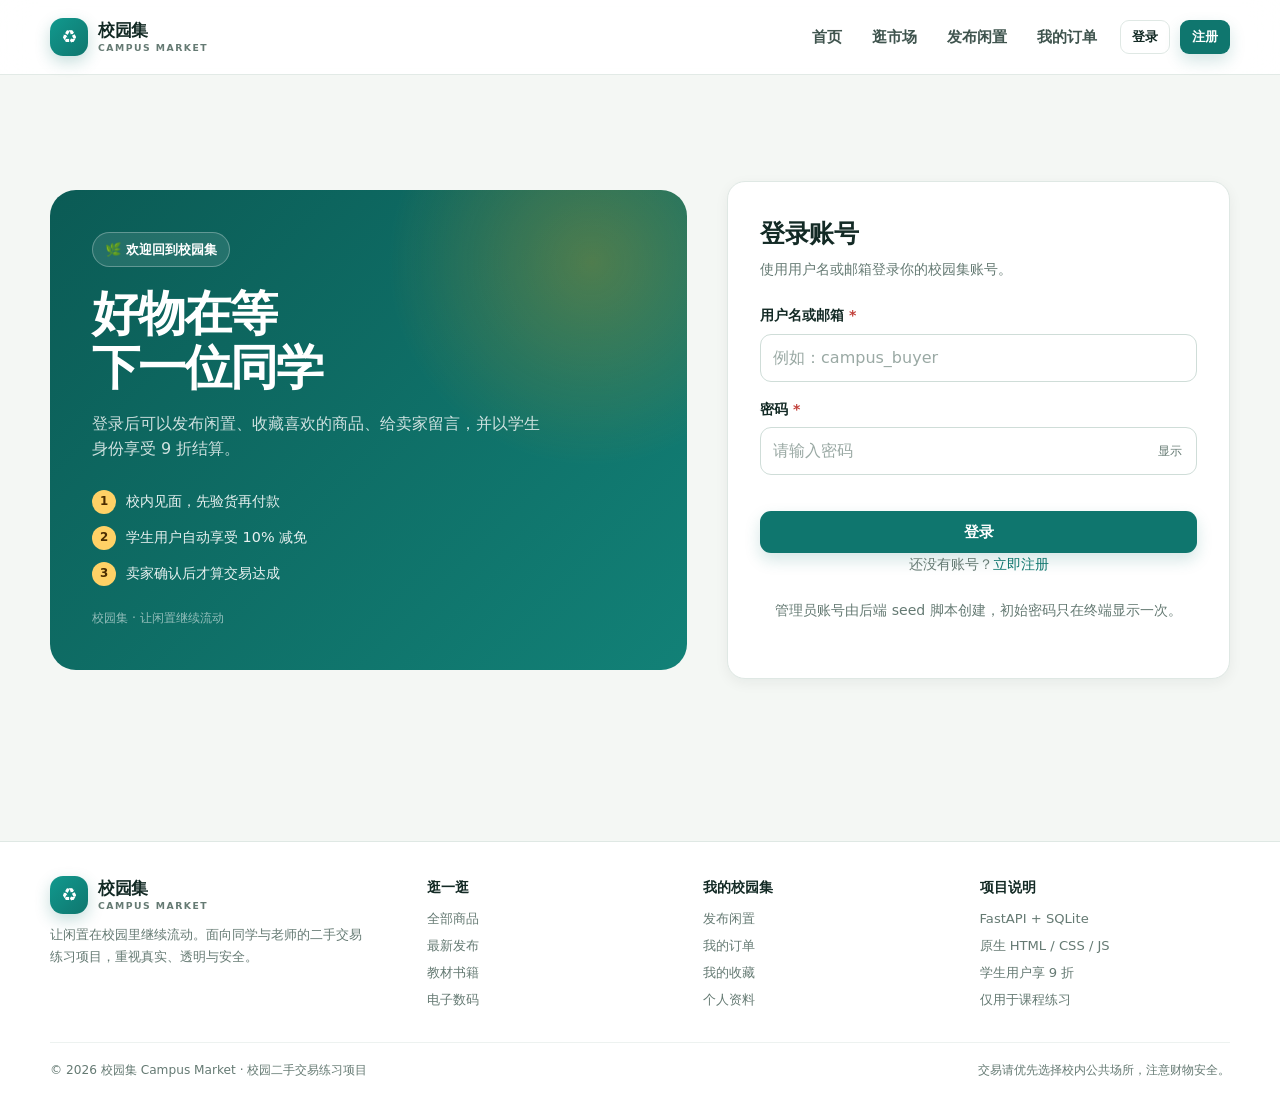
<file: frontend/admin.html>
<!doctype html>
<html lang="zh-CN">
<head>
  <meta charset="utf-8">
  <meta name="viewport" content="width=device-width, initial-scale=1">
  <meta name="description" content="校园集管理员后台，查看统计数据、管理用户和下架违规商品。">
  <title>管理员后台 · 校园集</title>
  <link rel="stylesheet" href="css/styles.css">
</head>
<body data-page="admin">
  <header id="site-header" class="site-header"></header>

  <main class="page">
    <div class="container">
      <div class="page-head">
        <div>
          <h1>管理员后台 <span class="badge badge-soft" style="vertical-align:middle">ADMIN</span></h1>
          <p>查看平台基础统计，管理用户账号，处理违规商品。</p>
        </div>
        <button class="btn btn-ghost" type="button" id="admin-refresh">↻ 刷新统计</button>
      </div>

      <div id="admin-stats">
        <div class="admin-stat-grid">
          <div class="skeleton" style="height:102px"></div>
          <div class="skeleton" style="height:102px"></div>
          <div class="skeleton" style="height:102px"></div>
          <div class="skeleton" style="height:102px"></div>
        </div>
      </div>

      <section class="panel" style="margin-top:20px">
        <div class="panel-head"><h2>最近订单</h2><span class="muted small">最新 5 笔</span></div>
        <div id="recent-orders"><div class="loading-block"><div class="spinner"></div></div></div>
      </section>

      <div class="admin-grid" style="margin-top:20px">
        <section class="panel">
          <div class="panel-head"><h2>用户管理</h2><span class="muted small" id="admin-user-count"></span></div>
          <form class="admin-toolbar" id="user-search-form">
            <input class="input" id="user-search" type="search" placeholder="搜索用户名、邮箱或昵称">
            <button class="btn btn-primary btn-sm" type="submit">搜索</button>
            <button class="btn btn-ghost btn-sm" type="button" id="user-search-reset">清空</button>
          </form>
          <div class="table-wrap" id="admin-users"></div>
        </section>

        <section class="panel">
          <div class="panel-head"><h2>商品管理</h2><span class="muted small" id="admin-product-count"></span></div>
          <form class="admin-toolbar" id="product-search-form">
            <input class="input" id="product-search" type="search" placeholder="搜索商品名称或描述">
            <select class="select" id="product-status">
              <option value="">全部状态</option>
              <option value="在售">在售</option>
              <option value="已预订">已预订</option>
              <option value="已售出">已售出</option>
              <option value="已下架">已下架</option>
            </select>
            <button class="btn btn-primary btn-sm" type="submit">筛选</button>
          </form>
          <div class="table-wrap" id="admin-products"></div>
        </section>
      </div>
    </div>
  </main>

  <footer id="site-footer" class="site-footer"></footer>

  <script src="js/api.js"></script>
  <script src="js/layout.js"></script>
  <script src="js/pages/admin.js"></script>
</body>
</html>
</file>
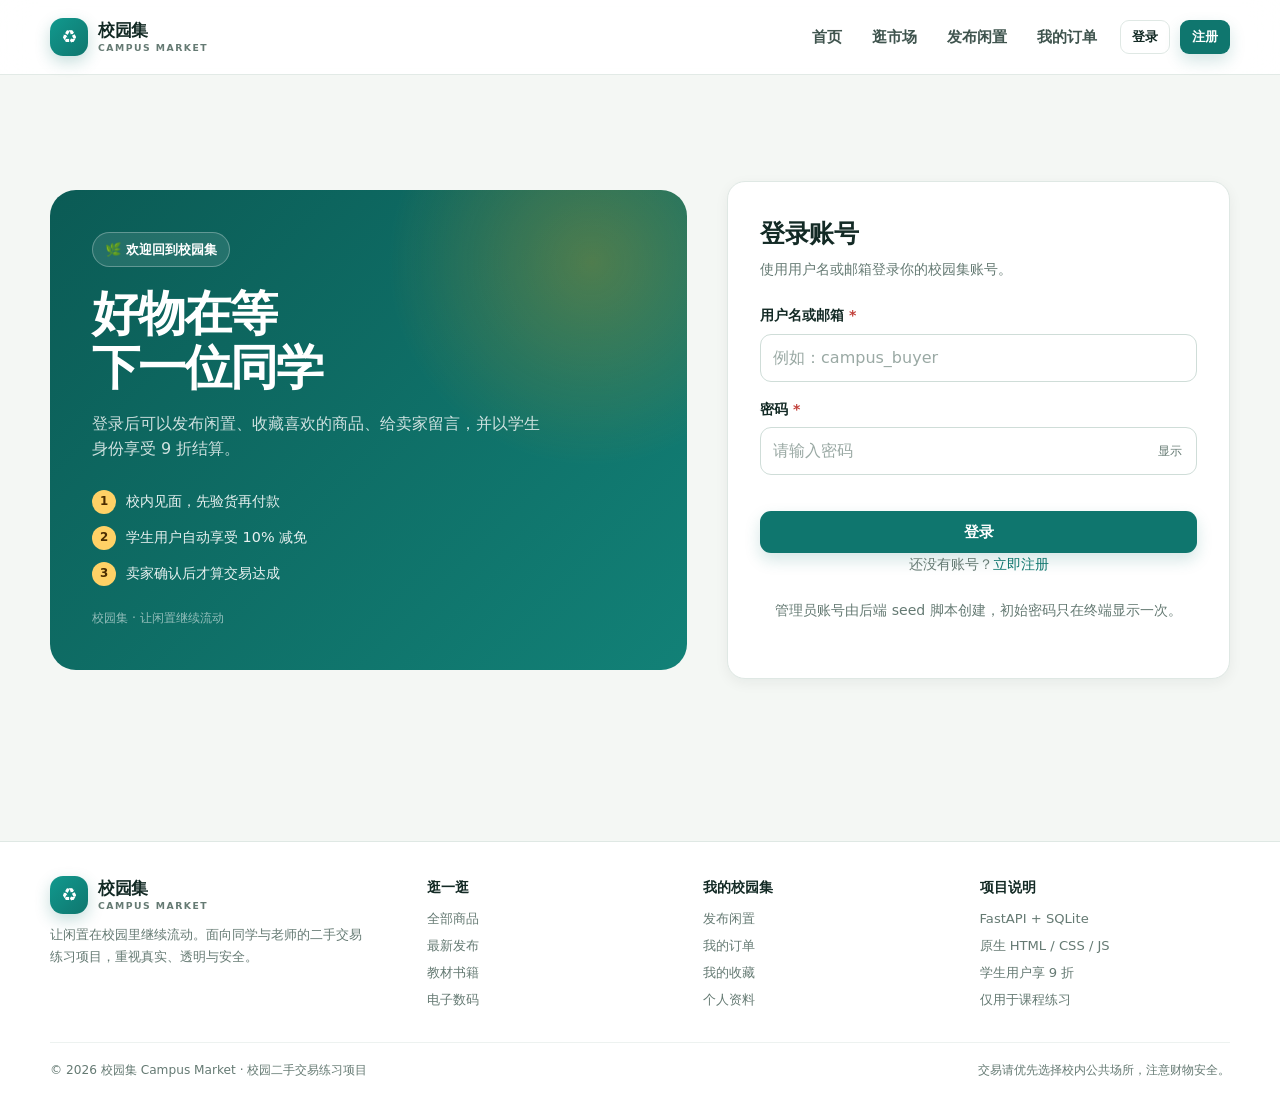
<file: frontend/edit-product.html>
<!doctype html>
<html lang="zh-CN">
<head>
  <meta charset="utf-8">
  <meta name="viewport" content="width=device-width, initial-scale=1">
  <meta name="description" content="编辑已发布的校园二手商品信息。">
  <title>编辑商品 · 校园集</title>
  <link rel="stylesheet" href="css/styles.css">
</head>
<body data-page="publish">
  <header id="site-header" class="site-header"></header>

  <main class="page">
    <div class="container">
      <nav class="breadcrumbs" aria-label="面包屑">
        <a href="index.html">首页</a><span>/</span>
        <a href="my-products.html">我的商品</a><span>/</span>
        <span>编辑商品</span>
      </nav>
      <div id="edit-content">
        <div class="loading-block"><div class="spinner"></div><span>正在加载商品…</span></div>
      </div>
    </div>
  </main>

  <footer id="site-footer" class="site-footer"></footer>

  <script src="js/api.js"></script>
  <script src="js/layout.js"></script>
  <script src="js/pages/edit-product.js"></script>
</body>
</html>
</file>
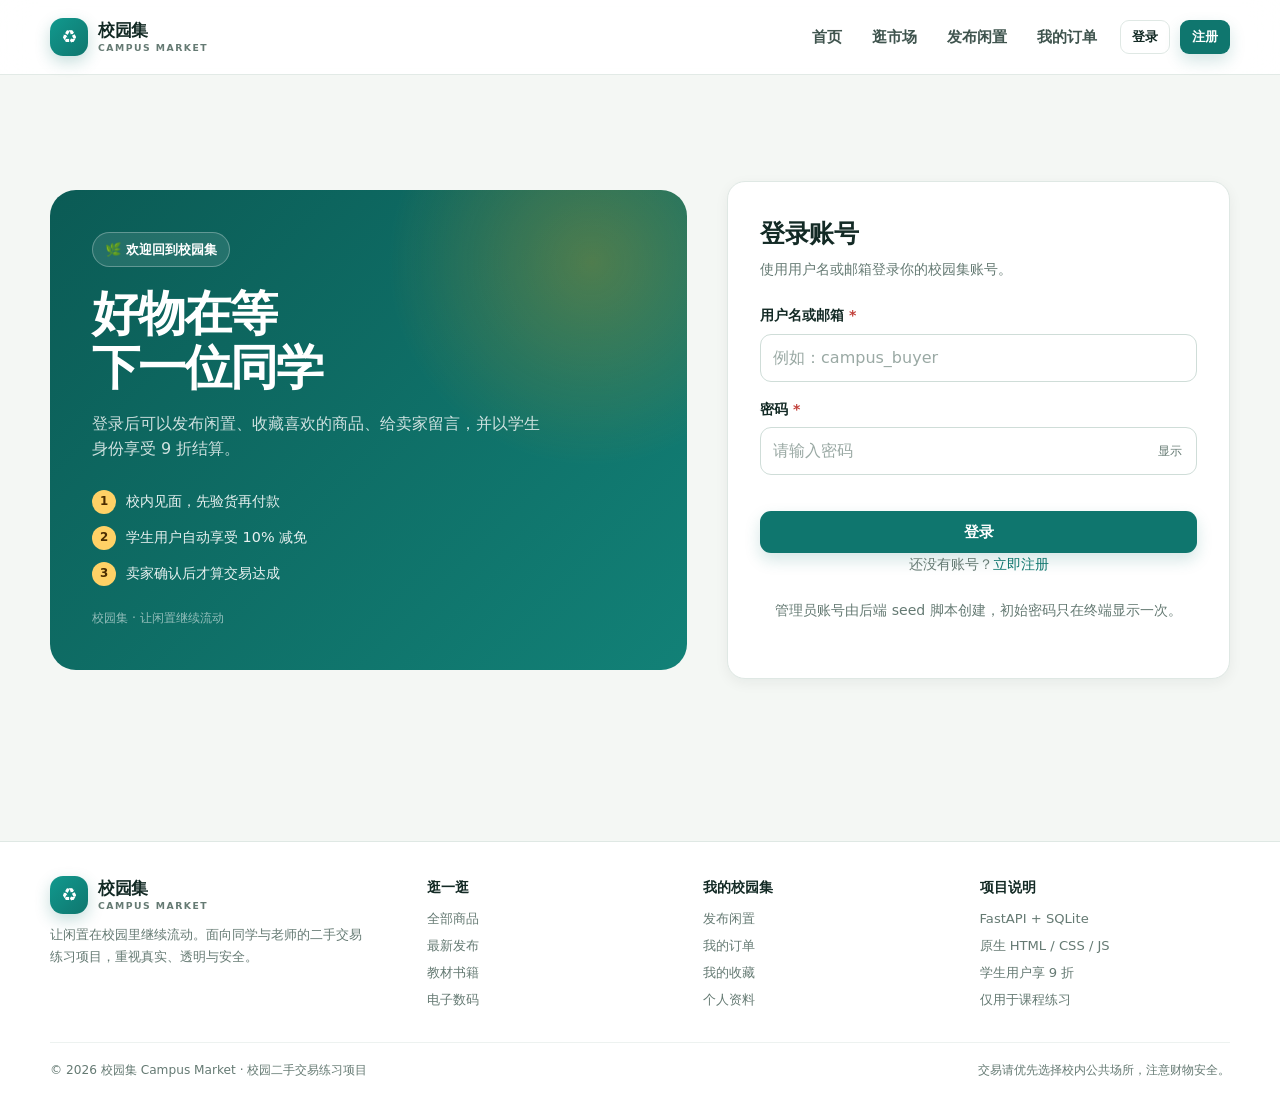
<file: frontend/favorites.html>
<!doctype html>
<html lang="zh-CN">
<head>
  <meta charset="utf-8">
  <meta name="viewport" content="width=device-width, initial-scale=1">
  <meta name="description" content="查看我收藏的校园二手商品。">
  <title>我的收藏 · 校园集</title>
  <link rel="stylesheet" href="css/styles.css">
</head>
<body data-page="favorites">
  <header id="site-header" class="site-header"></header>

  <main class="page">
    <div class="container">
      <div class="page-head">
        <div>
          <h1>我的收藏</h1>
          <p>把心动的好物先收起来，想好之后再联系卖家。</p>
        </div>
        <a class="btn btn-ghost" href="products.html">继续逛市场</a>
      </div>
      <div class="product-grid" id="favorite-list" aria-live="polite"></div>
      <div class="pagination" id="favorite-pagination"></div>
    </div>
  </main>

  <footer id="site-footer" class="site-footer"></footer>

  <script src="js/api.js"></script>
  <script src="js/layout.js"></script>
  <script src="js/pages/favorites.js"></script>
</body>
</html>
</file>
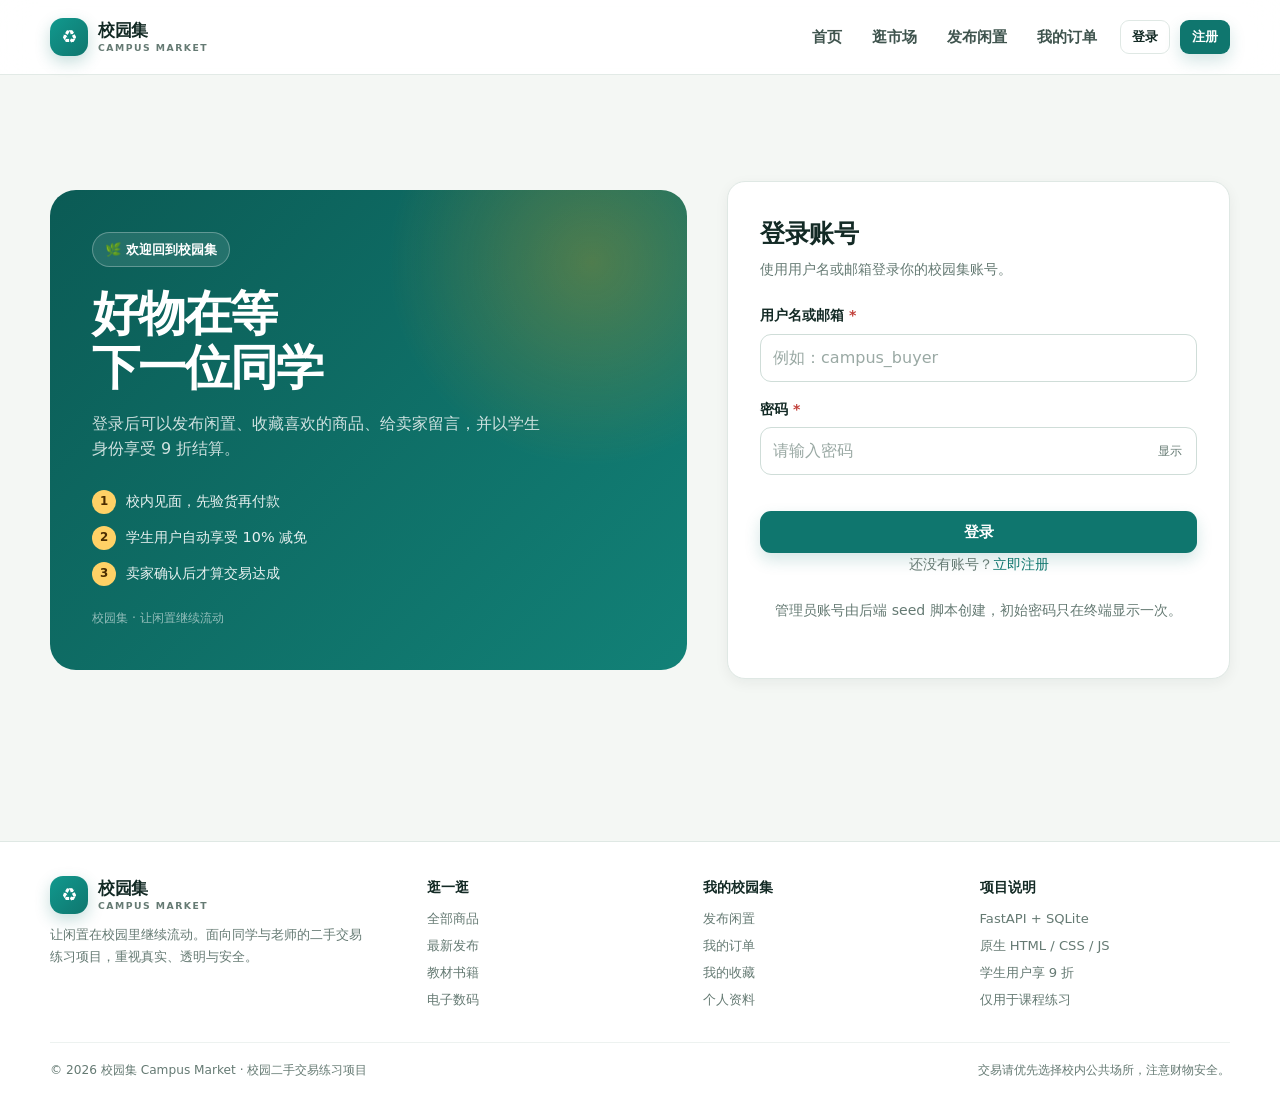
<file: frontend/login.html>
<!doctype html>
<html lang="zh-CN">
<head>
  <meta charset="utf-8">
  <meta name="viewport" content="width=device-width, initial-scale=1">
  <meta name="description" content="登录校园集，发布闲置、收藏商品和创建订单。">
  <title>登录 · 校园集</title>
  <link rel="stylesheet" href="css/styles.css">
</head>
<body data-page="login">
  <header id="site-header" class="site-header"></header>

  <main>
    <div class="container auth-page">
      <aside class="auth-aside">
        <div>
          <span class="hero-badge">🌿 欢迎回到校园集</span>
          <h1 style="margin-top:20px">好物在等<br>下一位同学</h1>
          <p>登录后可以发布闲置、收藏喜欢的商品、给卖家留言，并以学生身份享受 9 折结算。</p>
          <div class="auth-points">
            <div class="auth-point"><span>1</span>校内见面，先验货再付款</div>
            <div class="auth-point"><span>2</span>学生用户自动享受 10% 减免</div>
            <div class="auth-point"><span>3</span>卖家确认后才算交易达成</div>
          </div>
        </div>
        <p class="tiny" style="margin:0;color:rgba(255,255,255,.55)">校园集 · 让闲置继续流动</p>
      </aside>

      <section class="panel auth-card">
        <h2>登录账号</h2>
        <p>使用用户名或邮箱登录你的校园集账号。</p>
        <form id="login-form" novalidate>
          <div class="form-field">
            <label for="login-account">用户名或邮箱 <span class="required">*</span></label>
            <input class="input" id="login-account" name="username" autocomplete="username" placeholder="例如：campus_buyer" required>
          </div>
          <div class="form-field">
            <label for="login-password">密码 <span class="required">*</span></label>
            <div class="password-wrap">
              <input class="input" id="login-password" name="password" type="password" autocomplete="current-password" placeholder="请输入密码" required>
              <button class="password-toggle" type="button" data-toggle-password="login-password">显示</button>
            </div>
          </div>
          <div class="form-message" id="login-message" role="alert"></div>
          <button class="btn btn-primary btn-block" type="submit" id="login-submit" style="margin-top:20px">登录</button>
        </form>
        <p class="auth-footer">还没有账号？<a href="register.html" id="register-link">立即注册</a></p>
        <p class="tiny muted center" style="margin-top:12px">管理员账号由后端 seed 脚本创建，初始密码只在终端显示一次。</p>
      </section>
    </div>
  </main>

  <footer id="site-footer" class="site-footer"></footer>

  <script src="js/api.js"></script>
  <script src="js/layout.js"></script>
  <script src="js/pages/login.js"></script>
</body>
</html>
</file>
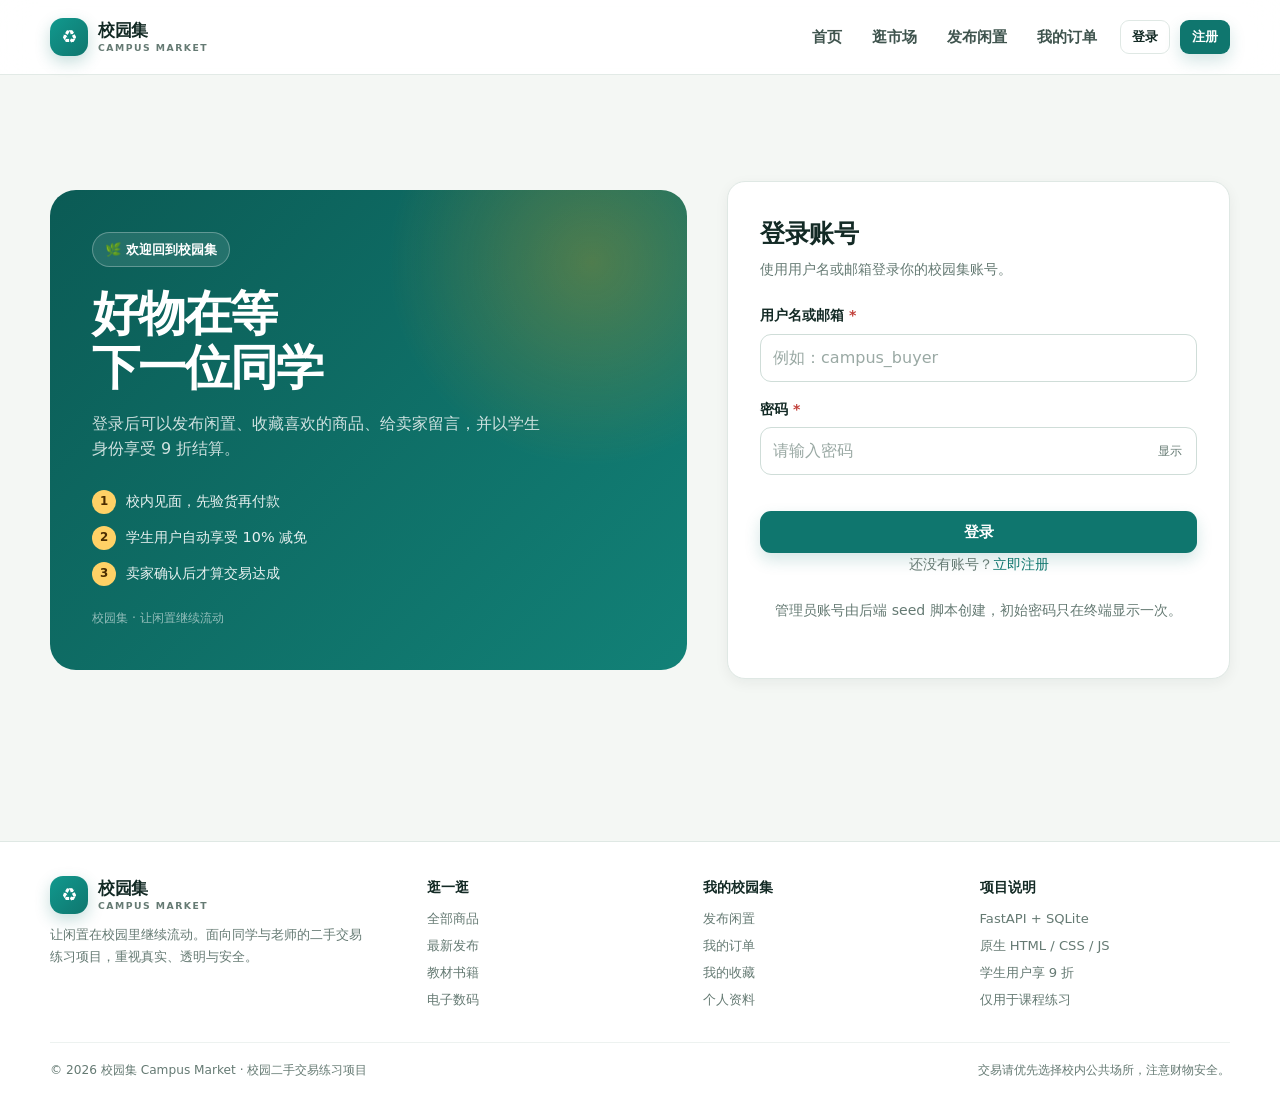
<file: frontend/my-products.html>
<!doctype html>
<html lang="zh-CN">
<head>
  <meta charset="utf-8">
  <meta name="viewport" content="width=device-width, initial-scale=1">
  <meta name="description" content="管理我发布的校园二手商品。">
  <title>我的商品 · 校园集</title>
  <link rel="stylesheet" href="css/styles.css">
</head>
<body data-page="my-products">
  <header id="site-header" class="site-header"></header>

  <main class="page">
    <div class="container">
      <div class="page-head">
        <div>
          <h1>我的商品</h1>
          <p>管理已发布的闲置，查看状态、编辑信息或删除商品。</p>
        </div>
        <a class="btn btn-primary" href="publish.html">＋ 发布新商品</a>
      </div>

      <div class="row-between" style="margin-bottom:18px">
        <div class="tabs" id="status-tabs" aria-label="商品状态筛选">
          <button class="tab active" type="button" data-status="">全部</button>
          <button class="tab" type="button" data-status="在售">在售</button>
          <button class="tab" type="button" data-status="已预订">已预订</button>
          <button class="tab" type="button" data-status="已售出">已售出</button>
          <button class="tab" type="button" data-status="已下架">已下架</button>
        </div>
        <span class="muted small" id="my-products-count"></span>
      </div>

      <div id="my-products-list" aria-live="polite"></div>
    </div>
  </main>

  <footer id="site-footer" class="site-footer"></footer>

  <script src="js/api.js"></script>
  <script src="js/layout.js"></script>
  <script src="js/pages/my-products.js"></script>
</body>
</html>
</file>
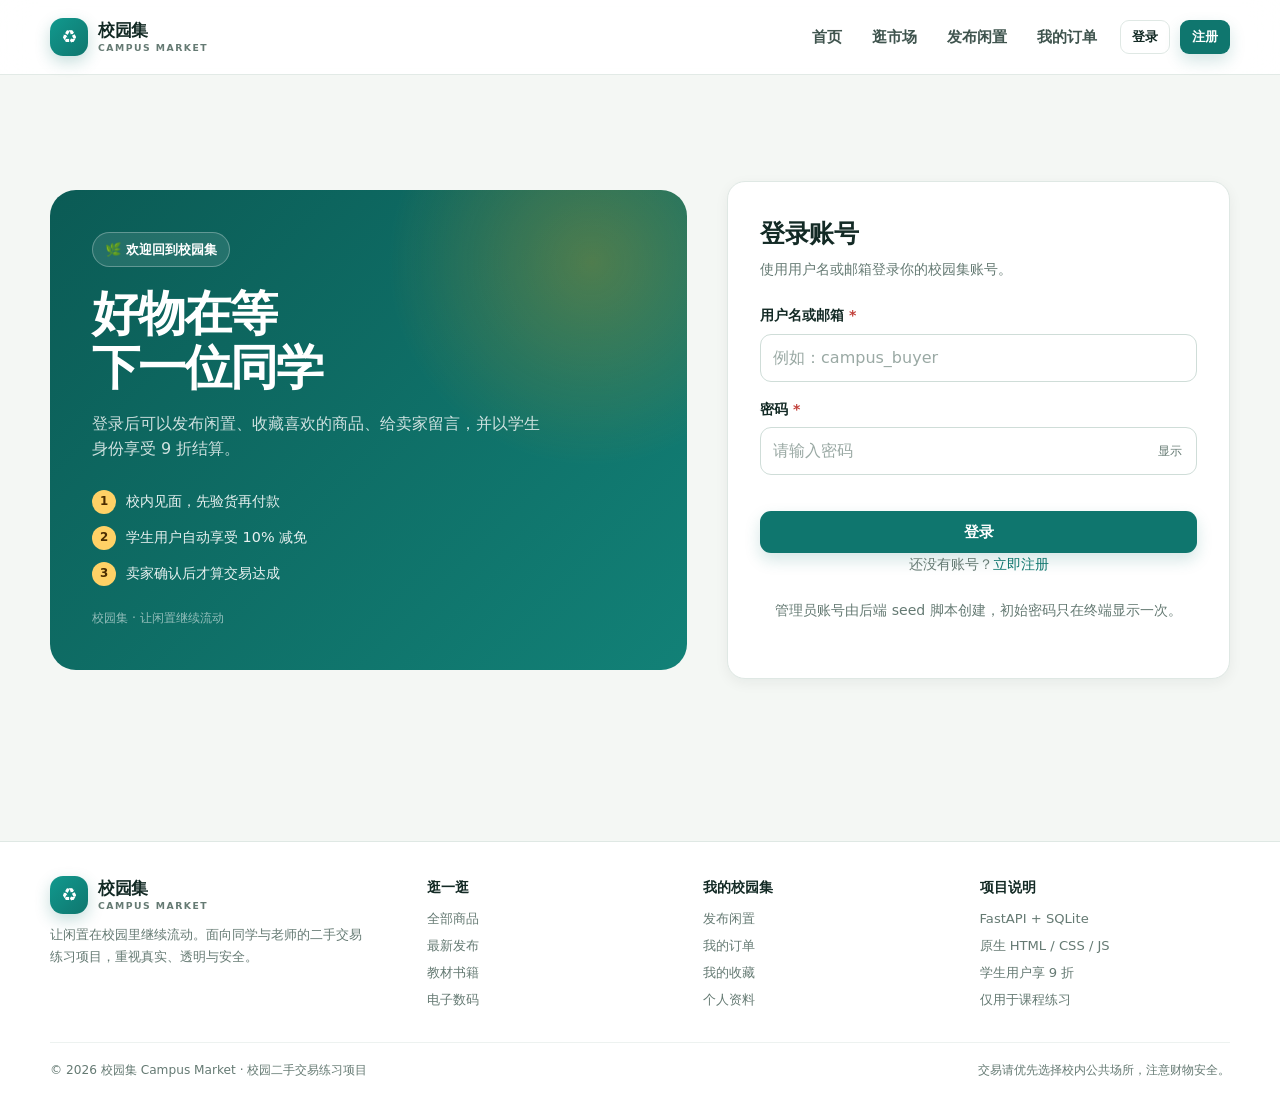
<file: frontend/orders.html>
<!doctype html>
<html lang="zh-CN">
<head>
  <meta charset="utf-8">
  <meta name="viewport" content="width=device-width, initial-scale=1">
  <meta name="description" content="查看我买到的和卖出的校园二手订单，处理确认、取消和完成。">
  <title>我的订单 · 校园集</title>
  <link rel="stylesheet" href="css/styles.css">
</head>
<body data-page="orders">
  <header id="site-header" class="site-header"></header>

  <main class="page">
    <div class="container">
      <div class="page-head">
        <div>
          <h1>我的订单</h1>
          <p>跟踪交易进度，及时确认、取消或完成订单。</p>
        </div>
        <a class="btn btn-ghost" href="my-products.html">我的商品</a>
      </div>

      <div class="row-between" style="margin-bottom:18px">
        <div class="tabs" role="tablist" aria-label="订单角色">
          <button class="tab active" type="button" data-role="buyer">我买到的</button>
          <button class="tab" type="button" data-role="seller">我卖出的</button>
        </div>
        <div class="form-field" style="min-width:180px">
          <label class="sr-only" for="order-status">订单状态</label>
          <select class="select" id="order-status">
            <option value="">全部状态</option>
            <option value="待确认">待确认</option>
            <option value="已确认">已确认</option>
            <option value="已完成">已完成</option>
            <option value="已取消">已取消</option>
          </select>
        </div>
      </div>

      <div id="order-list" aria-live="polite"></div>
      <div class="pagination" id="order-pagination"></div>
    </div>
  </main>

  <footer id="site-footer" class="site-footer"></footer>

  <script src="js/api.js"></script>
  <script src="js/layout.js"></script>
  <script src="js/pages/orders.js"></script>
</body>
</html>
</file>
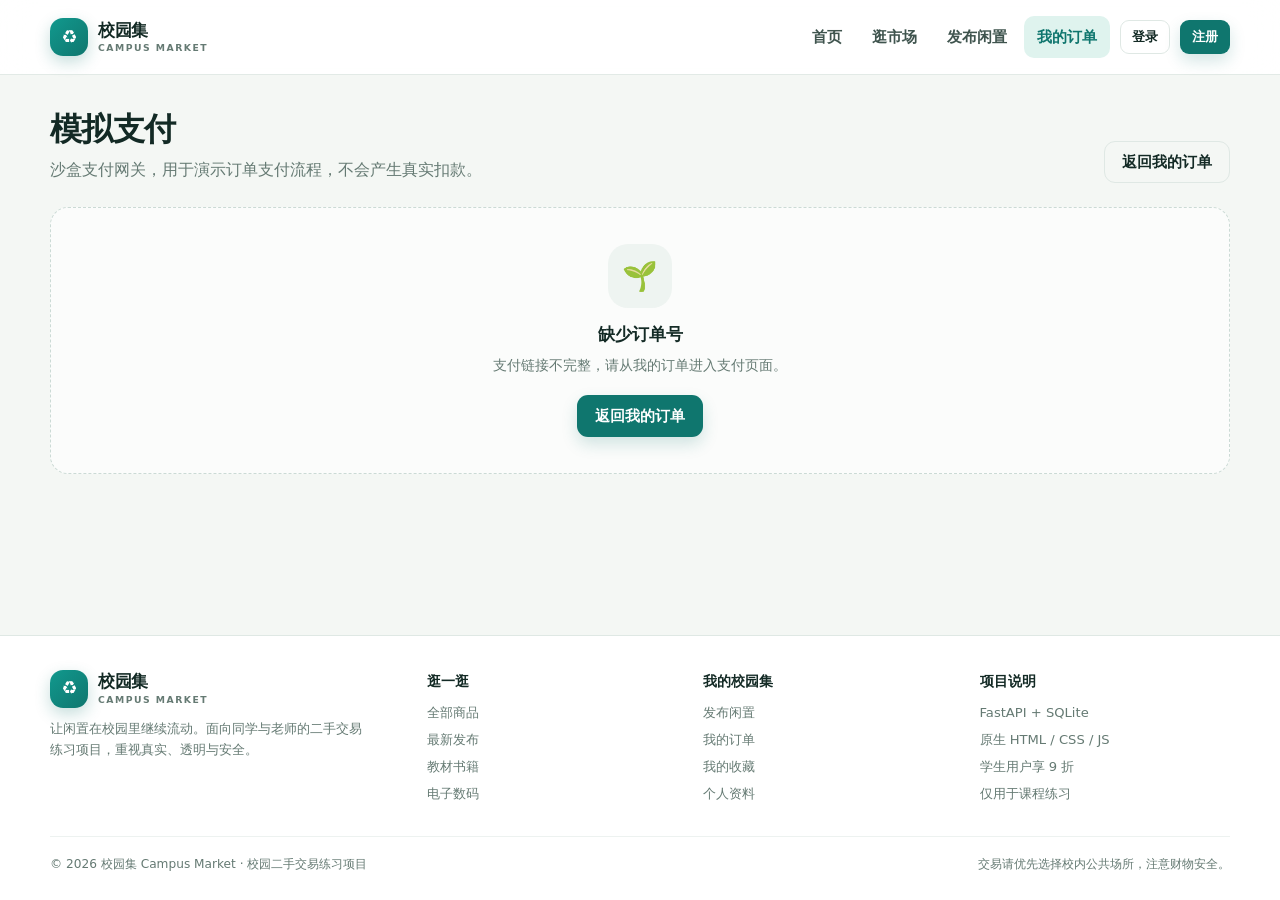
<file: frontend/payment.html>
<!doctype html>
<html lang="zh-CN">
<head>
  <meta charset="utf-8">
  <meta name="viewport" content="width=device-width, initial-scale=1">
  <meta name="description" content="校园集模拟支付网关，仅用于课程演示，不会产生真实扣款。">
  <title>模拟支付 · 校园集</title>
  <link rel="stylesheet" href="css/styles.css">
</head>
<body data-page="orders">
  <header id="site-header" class="site-header"></header>

  <main class="page">
    <div class="container">
      <div class="page-head">
        <div>
          <h1>模拟支付</h1>
          <p>沙盒支付网关，用于演示订单支付流程，不会产生真实扣款。</p>
        </div>
        <a class="btn btn-ghost" href="orders.html">返回我的订单</a>
      </div>
      <div id="payment-content">
        <div class="loading-block"><div class="spinner"></div><span>正在加载订单…</span></div>
      </div>
    </div>
  </main>

  <footer id="site-footer" class="site-footer"></footer>

  <script src="js/api.js"></script>
  <script src="js/layout.js"></script>
  <script src="js/pages/payment.js"></script>
</body>
</html>
</file>
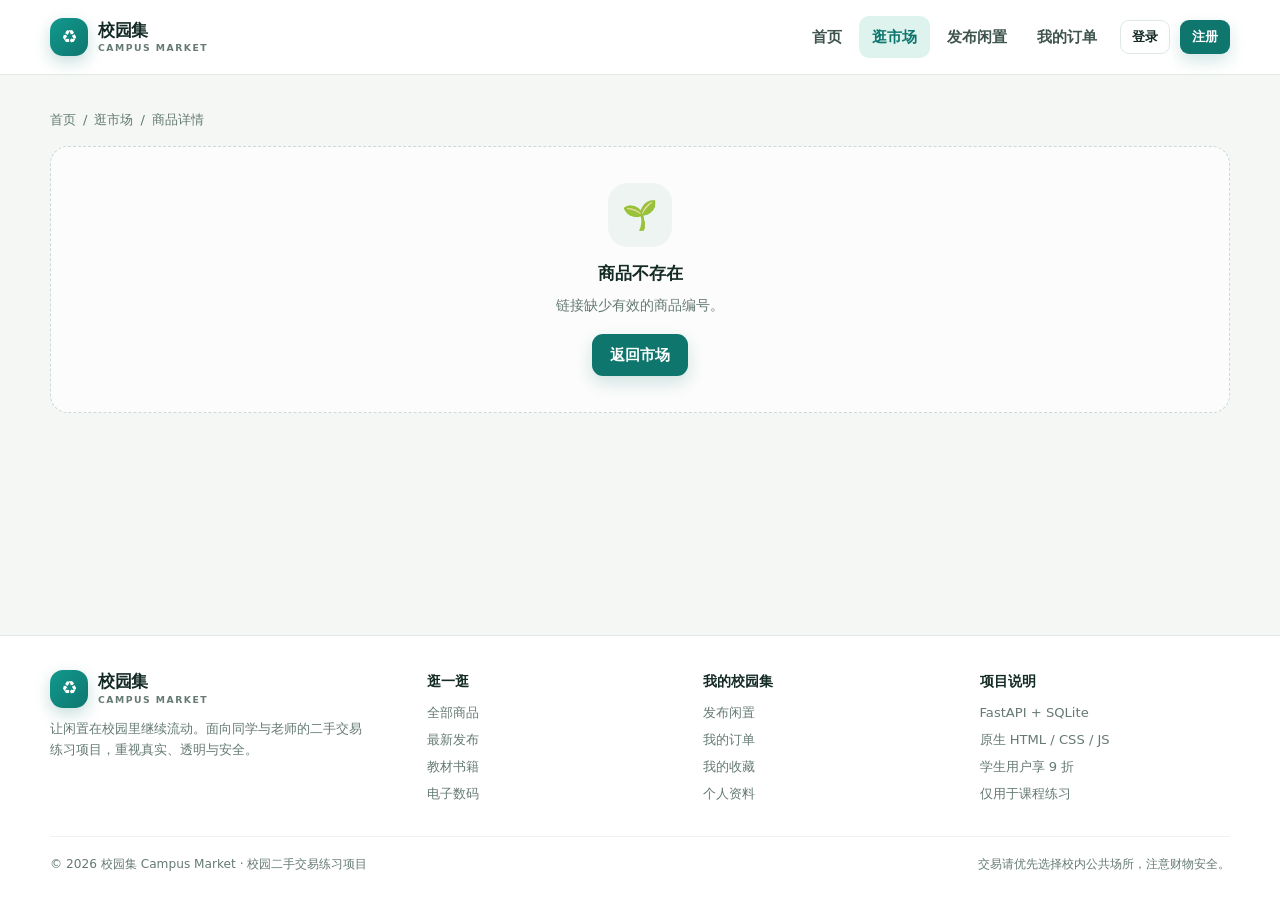
<file: frontend/product.html>
<!doctype html>
<html lang="zh-CN">
<head>
  <meta charset="utf-8">
  <meta name="viewport" content="width=device-width, initial-scale=1">
  <meta name="description" content="查看校园二手商品详情、卖家信息并留言沟通。">
  <title>商品详情 · 校园集</title>
  <link rel="stylesheet" href="css/styles.css">
</head>
<body data-page="products">
  <header id="site-header" class="site-header"></header>

  <main class="page">
    <div class="container">
      <nav class="breadcrumbs" aria-label="面包屑">
        <a href="index.html">首页</a><span>/</span>
        <a href="products.html">逛市场</a><span>/</span>
        <span>商品详情</span>
      </nav>
      <div id="product-detail">
        <div class="loading-block"><div class="spinner"></div><span>正在加载商品详情…</span></div>
      </div>
      <div id="message-section"></div>
    </div>
  </main>

  <footer id="site-footer" class="site-footer"></footer>

  <script src="js/api.js"></script>
  <script src="js/layout.js"></script>
  <script src="js/pages/product.js"></script>
</body>
</html>
</file>
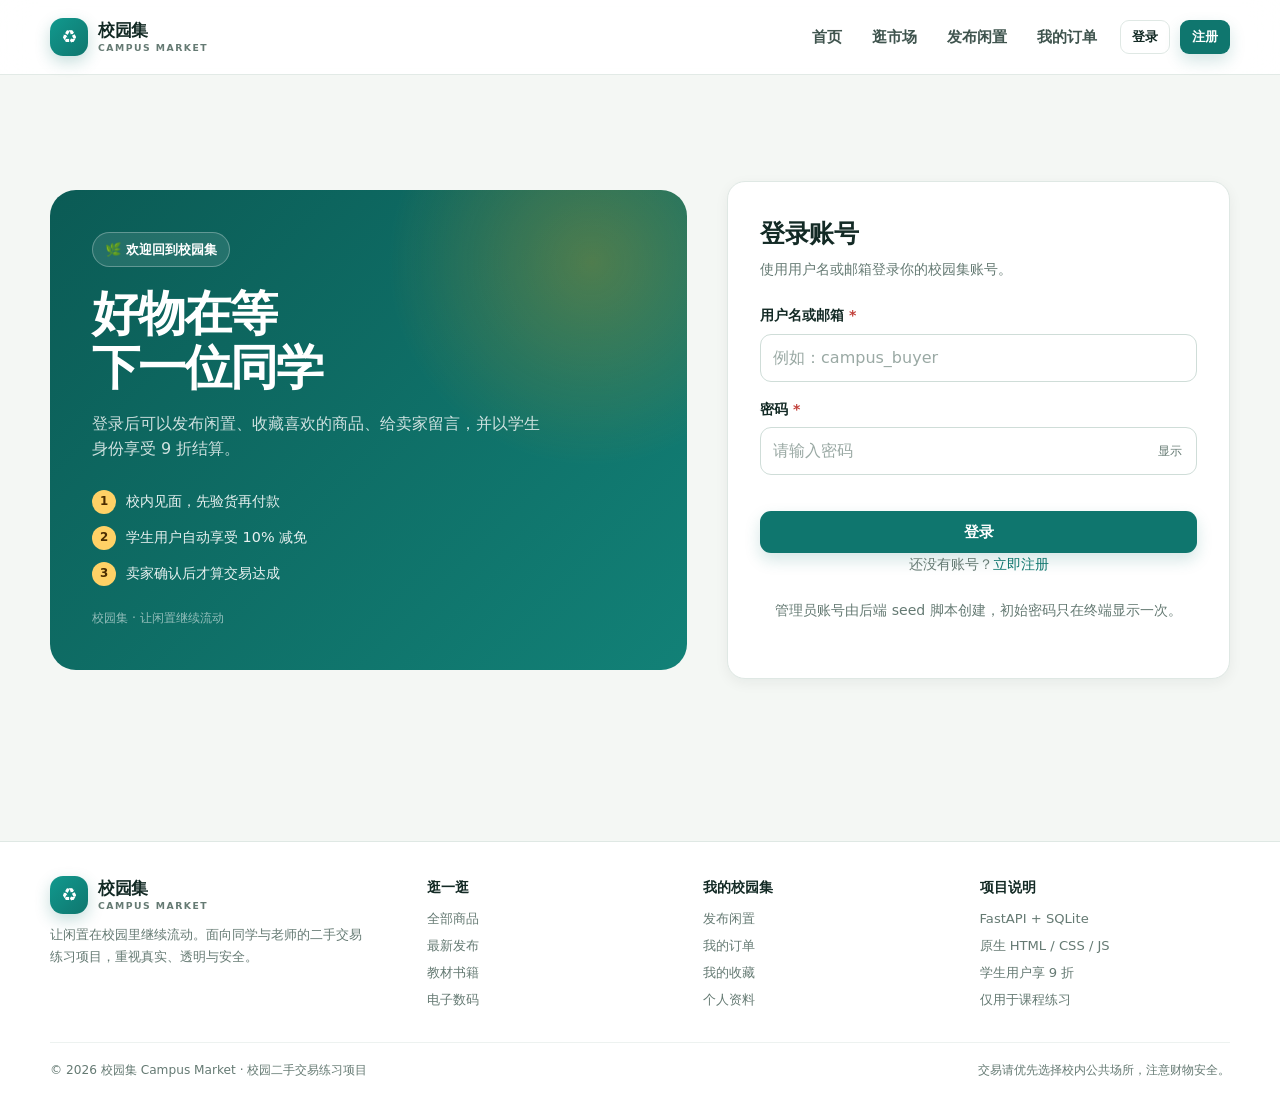
<file: frontend/profile.html>
<!doctype html>
<html lang="zh-CN">
<head>
  <meta charset="utf-8">
  <meta name="viewport" content="width=device-width, initial-scale=1">
  <meta name="description" content="管理校园集个人资料、密码和我的留言。">
  <title>个人中心 · 校园集</title>
  <link rel="stylesheet" href="css/styles.css">
</head>
<body data-page="profile">
  <header id="site-header" class="site-header"></header>

  <main class="page">
    <div class="container">
      <div class="page-head">
        <div>
          <h1>个人中心</h1>
          <p>维护个人资料、账号安全，并查看你发出和收到的留言。</p>
        </div>
        <a class="btn btn-ghost" href="my-products.html">我的商品</a>
      </div>

      <div class="profile-grid">
        <aside class="panel profile-card" id="profile-card">
          <div class="loading-block" style="min-height:160px"><div class="spinner"></div></div>
        </aside>

        <div class="profile-sections">
          <section class="panel">
            <div class="panel-head"><h2>个人资料</h2><span class="muted small">用于展示给交易对方</span></div>
            <div class="panel-body">
              <form id="profile-form" novalidate>
                <div class="form-grid">
                  <div class="form-field">
                    <label for="profile-name">昵称 <span class="required">*</span></label>
                    <input class="input" id="profile-name" maxlength="30" required>
                  </div>
                  <div class="form-field">
                    <label for="profile-campus">所在校区</label>
                    <select class="select" id="profile-campus">
                      <option value="主校区">主校区</option>
                      <option value="东校区">东校区</option>
                      <option value="西校区">西校区</option>
                      <option value="南校区">南校区</option>
                      <option value="北校区">北校区</option>
                    </select>
                  </div>
                  <div class="form-field full">
                    <label for="profile-avatar">头像 URL</label>
                    <input class="input" id="profile-avatar" type="url" maxlength="500" placeholder="https://example.com/avatar.jpg">
                  </div>
                  <div class="form-field full">
                    <label for="profile-bio">个人简介</label>
                    <textarea class="textarea" id="profile-bio" maxlength="300" style="min-height:90px" placeholder="介绍一下你的交易偏好或常驻校区"></textarea>
                  </div>
                  <div class="form-field full">
                    <label class="checkbox-row">
                      <input type="checkbox" id="profile-student">
                      <span>我是学生用户 <span class="muted tiny">（勾选后新订单自动享受 9 折；已创建订单的价格不会改变）</span></span>
                    </label>
                  </div>
                </div>
                <div class="form-message" id="profile-message" role="alert"></div>
                <div class="form-actions"><button class="btn btn-primary" type="submit" id="profile-submit">保存资料</button></div>
              </form>
            </div>
          </section>

          <section class="panel">
            <div class="panel-head"><h2>修改密码</h2><span class="muted small">修改后其他设备会被退出</span></div>
            <div class="panel-body">
              <form id="password-form" novalidate>
                <div class="form-grid">
                  <div class="form-field full">
                    <label for="current-password">当前密码 <span class="required">*</span></label>
                    <input class="input" id="current-password" type="password" autocomplete="current-password" required>
                  </div>
                  <div class="form-field">
                    <label for="new-password">新密码 <span class="required">*</span></label>
                    <input class="input" id="new-password" type="password" autocomplete="new-password" placeholder="至少 8 位，含字母和数字" required>
                  </div>
                  <div class="form-field">
                    <label for="confirm-password">确认新密码 <span class="required">*</span></label>
                    <input class="input" id="confirm-password" type="password" autocomplete="new-password" required>
                  </div>
                </div>
                <div class="form-message" id="password-message" role="alert"></div>
                <div class="form-actions"><button class="btn btn-outline" type="submit" id="password-submit">修改密码</button></div>
              </form>
            </div>
          </section>

          <section class="panel">
            <div class="panel-head"><h2>我的留言</h2>
              <div class="tabs" id="message-tabs">
                <button class="tab active" type="button" data-scope="authored">我发出的</button>
                <button class="tab" type="button" data-scope="received">我收到的</button>
              </div>
            </div>
            <div class="panel-body" id="profile-messages"><div class="loading-block"><div class="spinner"></div><span>加载留言…</span></div></div>
          </section>
        </div>
      </div>
    </div>
  </main>

  <footer id="site-footer" class="site-footer"></footer>

  <script src="js/api.js"></script>
  <script src="js/layout.js"></script>
  <script src="js/pages/profile.js"></script>
</body>
</html>
</file>
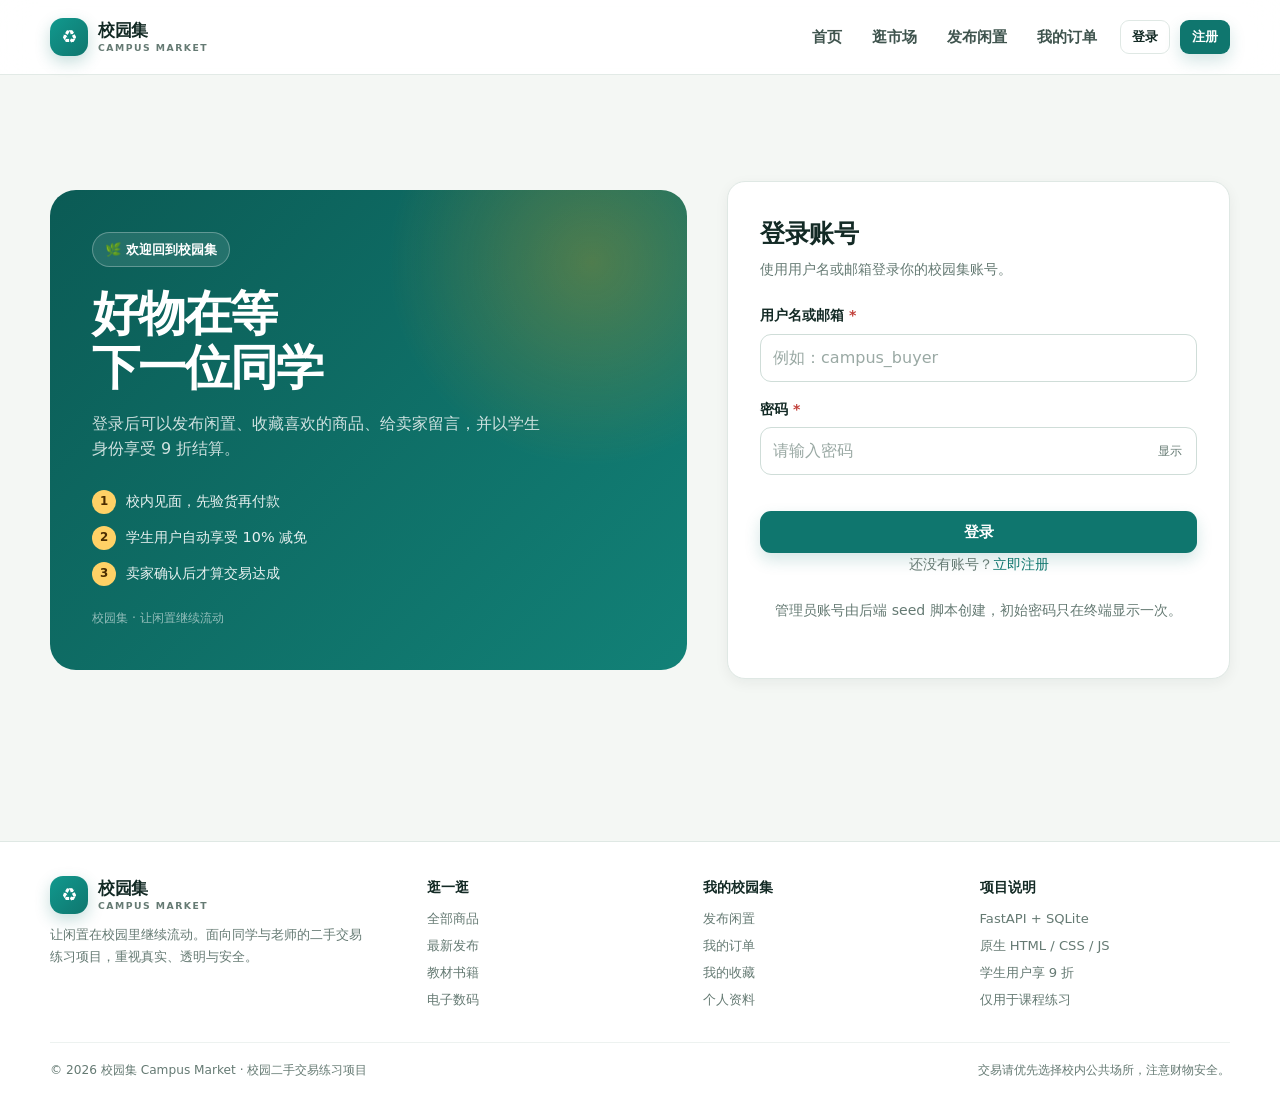
<file: frontend/publish.html>
<!doctype html>
<html lang="zh-CN">
<head>
  <meta charset="utf-8">
  <meta name="viewport" content="width=device-width, initial-scale=1">
  <meta name="description" content="发布校园二手闲置，填写商品信息并上架。">
  <title>发布闲置 · 校园集</title>
  <link rel="stylesheet" href="css/styles.css">
</head>
<body data-page="publish">
  <header id="site-header" class="site-header"></header>

  <main class="page">
    <div class="container">
      <div class="page-head">
        <div>
          <h1>发布闲置</h1>
          <p>认真描述商品成色和交易方式，更容易遇到合适的买家。</p>
        </div>
        <a class="btn btn-ghost" href="my-products.html">我的商品</a>
      </div>

      <div class="detail-grid">
        <section class="panel panel-pad">
          <form id="publish-form" novalidate>
            <div class="form-grid">
              <div class="form-field full">
                <label for="product-name">商品名称 <span class="required">*</span></label>
                <input class="input" id="product-name" maxlength="80" placeholder="例如：高等数学教材（同济第七版）" required>
              </div>
              <div class="form-field full">
                <label for="product-description">商品描述 <span class="required">*</span></label>
                <textarea class="textarea" id="product-description" maxlength="2000" placeholder="说明成色、使用情况、配件、交易时间和地点等（至少 5 个字）" required></textarea>
                <p class="form-hint">至少 5 个字，最多 2000 字。请勿填写手机号、宿舍门牌等敏感信息。</p>
              </div>
              <div class="form-field">
                <label for="product-price">价格（元） <span class="required">*</span></label>
                <input class="input" id="product-price" type="number" min="0.01" max="999999.99" step="0.01" placeholder="0.00" required>
              </div>
              <div class="form-field">
                <label for="product-category">分类 <span class="required">*</span></label>
                <select class="select" id="product-category" required>
                  <option value="">请选择分类</option>
                  <option value="教材书籍">教材书籍</option>
                  <option value="电子数码">电子数码</option>
                  <option value="生活用品">生活用品</option>
                  <option value="运动户外">运动户外</option>
                  <option value="服饰鞋包">服饰鞋包</option>
                  <option value="美妆个护">美妆个护</option>
                  <option value="票券卡券">票券卡券</option>
                  <option value="其他">其他</option>
                </select>
              </div>
              <div class="form-field">
                <label for="product-campus">所在校区</label>
                <select class="select" id="product-campus">
                  <option value="主校区">主校区</option>
                  <option value="东校区">东校区</option>
                  <option value="西校区">西校区</option>
                  <option value="南校区">南校区</option>
                  <option value="北校区">北校区</option>
                </select>
              </div>
              <div class="form-field">
                <label for="product-image">商品图片 URL</label>
                <input class="input" id="product-image" type="url" maxlength="500" placeholder="https://example.com/image.jpg">
                <p class="form-hint">可选，支持 http(s) 图片地址或站内路径。</p>
              </div>
            </div>
            <div class="form-message" id="publish-message" role="alert"></div>
            <div class="form-actions">
              <button class="btn btn-primary" type="submit" id="publish-submit">发布商品</button>
              <a class="btn btn-ghost" href="products.html">取消</a>
            </div>
            <p class="form-hint" style="margin-top:14px">学生买家下单时，平台会自动按 9 折计算最终价格；你收到的订单会保留原价和优惠明细。</p>
          </form>
        </section>

        <aside class="side-stack">
          <div class="panel panel-pad">
            <h2 style="margin:0 0 12px;font-size:1rem">封面预览</h2>
            <div class="product-media" id="publish-preview" style="border-radius:12px;overflow:hidden">
              <div class="media-placeholder">📦</div>
            </div>
            <p class="form-hint" style="margin-top:10px">填写图片 URL 后会在这里预览。没有图片也可以发布。</p>
          </div>
          <div class="panel safety-card"><strong>发布小贴士</strong><br>真实描述成色和瑕疵；价格建议参考同类商品；约定在图书馆、教学楼等公共场所交易。</div>
        </aside>
      </div>
    </div>
  </main>

  <footer id="site-footer" class="site-footer"></footer>

  <script src="js/api.js"></script>
  <script src="js/layout.js"></script>
  <script src="js/pages/publish.js"></script>
</body>
</html>
</file>
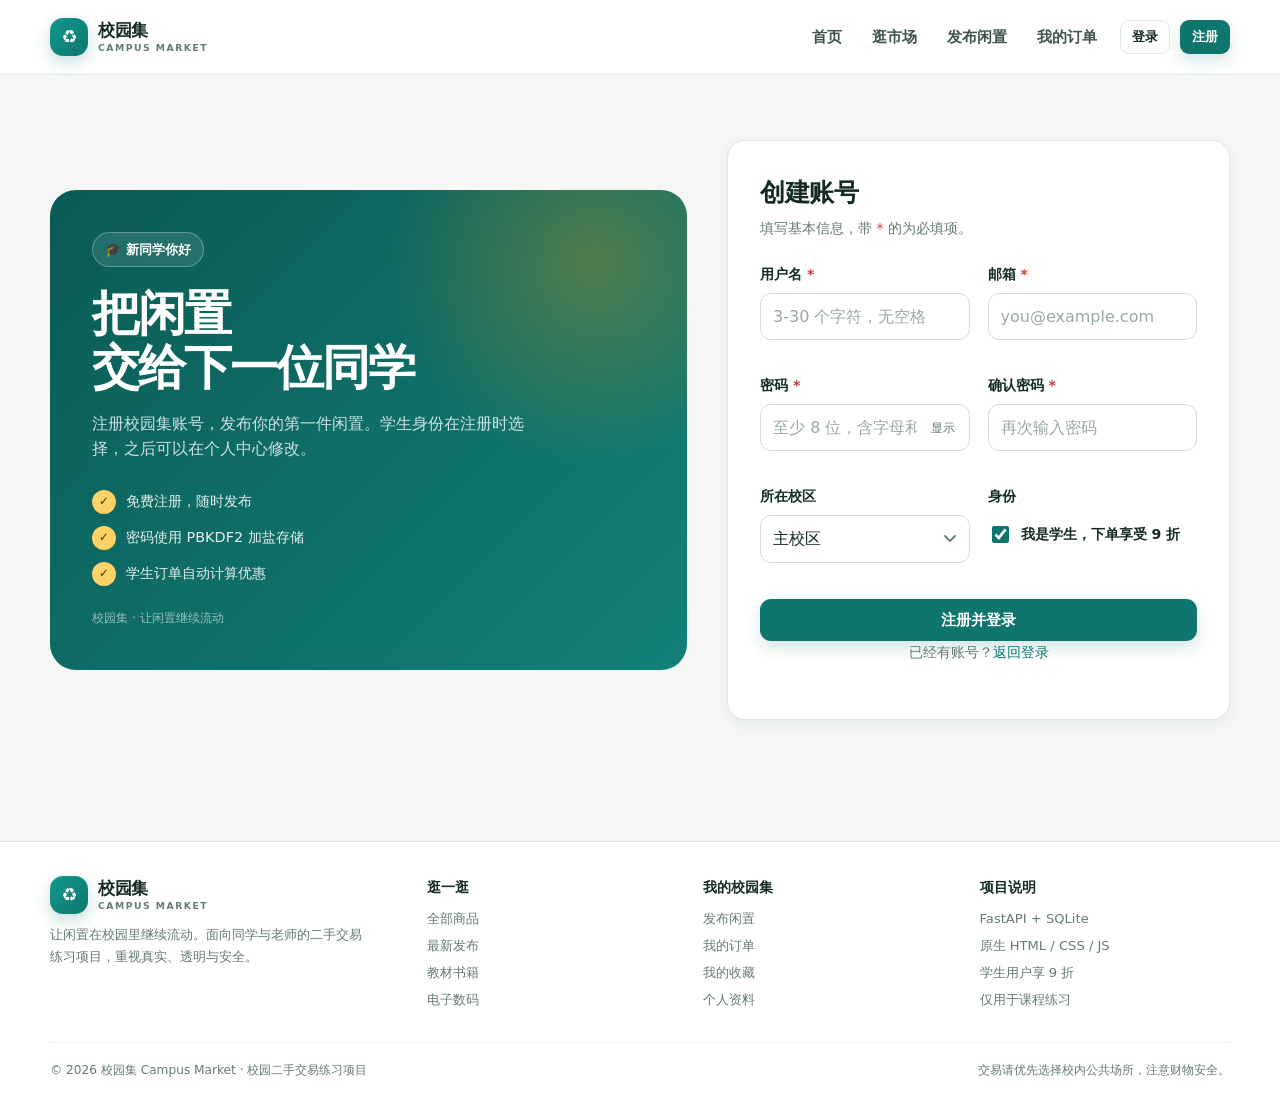
<file: frontend/register.html>
<!doctype html>
<html lang="zh-CN">
<head>
  <meta charset="utf-8">
  <meta name="viewport" content="width=device-width, initial-scale=1">
  <meta name="description" content="注册校园集账号，发布和购买校园二手好物。">
  <title>注册 · 校园集</title>
  <link rel="stylesheet" href="css/styles.css">
</head>
<body data-page="register">
  <header id="site-header" class="site-header"></header>

  <main>
    <div class="container auth-page">
      <aside class="auth-aside">
        <div>
          <span class="hero-badge">🎓 新同学你好</span>
          <h1 style="margin-top:20px">把闲置<br>交给下一位同学</h1>
          <p>注册校园集账号，发布你的第一件闲置。学生身份在注册时选择，之后可以在个人中心修改。</p>
          <div class="auth-points">
            <div class="auth-point"><span>✓</span>免费注册，随时发布</div>
            <div class="auth-point"><span>✓</span>密码使用 PBKDF2 加盐存储</div>
            <div class="auth-point"><span>✓</span>学生订单自动计算优惠</div>
          </div>
        </div>
        <p class="tiny" style="margin:0;color:rgba(255,255,255,.55)">校园集 · 让闲置继续流动</p>
      </aside>

      <section class="panel auth-card">
        <h2>创建账号</h2>
        <p>填写基本信息，带 <span class="text-danger">*</span> 的为必填项。</p>
        <form id="register-form" novalidate>
          <div class="form-grid">
            <div class="form-field">
              <label for="reg-username">用户名 <span class="required">*</span></label>
              <input class="input" id="reg-username" name="username" autocomplete="username" minlength="3" maxlength="30" placeholder="3-30 个字符，无空格" required>
            </div>
            <div class="form-field">
              <label for="reg-email">邮箱 <span class="required">*</span></label>
              <input class="input" id="reg-email" name="email" type="email" autocomplete="email" placeholder="you@example.com" required>
            </div>
            <div class="form-field">
              <label for="reg-password">密码 <span class="required">*</span></label>
              <div class="password-wrap">
                <input class="input" id="reg-password" name="password" type="password" autocomplete="new-password" placeholder="至少 8 位，含字母和数字" required>
                <button class="password-toggle" type="button" data-toggle-password="reg-password">显示</button>
              </div>
            </div>
            <div class="form-field">
              <label for="reg-confirm">确认密码 <span class="required">*</span></label>
              <input class="input" id="reg-confirm" name="confirm" type="password" autocomplete="new-password" placeholder="再次输入密码" required>
            </div>
            <div class="form-field">
              <label for="reg-campus">所在校区</label>
              <select class="select" id="reg-campus" name="campus">
                <option value="主校区">主校区</option>
                <option value="东校区">东校区</option>
                <option value="西校区">西校区</option>
                <option value="南校区">南校区</option>
                <option value="北校区">北校区</option>
              </select>
            </div>
            <div class="form-field">
              <label>身份</label>
              <label class="checkbox-row" style="padding-top:8px">
                <input type="checkbox" id="reg-student" name="is_student" checked>
                <span>我是学生，下单享受 9 折</span>
              </label>
            </div>
          </div>
          <div class="form-message" id="register-message" role="alert"></div>
          <button class="btn btn-primary btn-block" type="submit" id="register-submit" style="margin-top:20px">注册并登录</button>
        </form>
        <p class="auth-footer">已经有账号？<a href="login.html" id="login-link">返回登录</a></p>
      </section>
    </div>
  </main>

  <footer id="site-footer" class="site-footer"></footer>

  <script src="js/api.js"></script>
  <script src="js/layout.js"></script>
  <script src="js/pages/register.js"></script>
</body>
</html>
</file>
<file: frontend/css/styles.css>
:root {
  --bg: #f4f7f4;
  --surface: #ffffff;
  --surface-soft: #eef4f1;
  --ink: #132a25;
  --muted: #657a73;
  --line: #dfe8e4;
  --brand: #0f766e;
  --brand-dark: #0a5b55;
  --brand-soft: #dff3ee;
  --accent: #f59e0b;
  --accent-soft: #fff4d8;
  --danger: #c2413b;
  --danger-soft: #fbe9e7;
  --success: #227a4b;
  --success-soft: #e5f5eb;
  --info: #3567a8;
  --info-soft: #e9f1fc;
  --shadow-sm: 0 4px 14px rgba(19, 42, 37, 0.06);
  --shadow-md: 0 16px 40px rgba(19, 42, 37, 0.1);
  --radius: 18px;
  --radius-sm: 12px;
  --container: 1180px;
}

* {
  box-sizing: border-box;
}

html {
  scroll-behavior: smooth;
}

body {
  margin: 0;
  min-height: 100vh;
  color: var(--ink);
  background: var(--bg);
  font-family: system-ui, -apple-system, "Segoe UI", "Microsoft YaHei", "PingFang SC", sans-serif;
  line-height: 1.6;
  display: flex;
  flex-direction: column;
}

main {
  flex: 1;
}

a {
  color: var(--brand);
  text-decoration: none;
}

a:hover {
  color: var(--brand-dark);
}

img {
  max-width: 100%;
  display: block;
}

button,
input,
select,
textarea {
  font: inherit;
}

button {
  cursor: pointer;
}

.container {
  width: min(calc(100% - 40px), var(--container));
  margin-inline: auto;
}

.page {
  padding: 34px 0 64px;
}

.page-head {
  display: flex;
  align-items: flex-end;
  justify-content: space-between;
  gap: 20px;
  margin-bottom: 24px;
}

.page-head h1,
.section-title {
  margin: 0;
  font-size: clamp(1.55rem, 2.5vw, 2.15rem);
  letter-spacing: -0.02em;
  line-height: 1.25;
}

.page-head p,
.section-subtitle {
  color: var(--muted);
  margin: 8px 0 0;
}

.muted {
  color: var(--muted);
}

.small {
  font-size: 0.86rem;
}

.tiny {
  font-size: 0.78rem;
}

.text-danger {
  color: var(--danger);
}

.text-success {
  color: var(--success);
}

.center {
  text-align: center;
}

.hidden {
  display: none !important;
}

.sr-only {
  position: absolute;
  width: 1px;
  height: 1px;
  padding: 0;
  margin: -1px;
  overflow: hidden;
  clip: rect(0, 0, 0, 0);
  white-space: nowrap;
  border: 0;
}

/* ---------- Header ---------- */
.site-header {
  position: sticky;
  top: 0;
  z-index: 50;
  background: rgba(255, 255, 255, 0.92);
  backdrop-filter: blur(16px);
  border-bottom: 1px solid rgba(223, 232, 228, 0.9);
}

.header-inner {
  min-height: 74px;
  display: flex;
  align-items: center;
  gap: 24px;
}

.brand {
  display: inline-flex;
  align-items: center;
  gap: 10px;
  color: var(--ink);
  font-weight: 800;
  letter-spacing: -0.03em;
  flex: 0 0 auto;
}

.brand:hover {
  color: var(--ink);
}

.brand-mark {
  width: 38px;
  height: 38px;
  display: grid;
  place-items: center;
  color: #fff;
  border-radius: 13px;
  background: linear-gradient(135deg, #11998e, #0f766e);
  box-shadow: 0 6px 16px rgba(15, 118, 110, 0.24);
  font-size: 1.12rem;
}

.brand-text {
  display: flex;
  flex-direction: column;
  line-height: 1.08;
  font-size: 1.06rem;
}

.brand-text small {
  margin-top: 4px;
  color: var(--muted);
  font-size: 0.58rem;
  font-weight: 700;
  letter-spacing: 0.16em;
}

.site-nav {
  display: flex;
  align-items: center;
  gap: 4px;
  margin-left: auto;
}

.site-nav > a {
  padding: 9px 13px;
  border-radius: 10px;
  color: #3f544e;
  font-size: 0.94rem;
  font-weight: 600;
}

.site-nav > a:hover,
.site-nav > a.active {
  color: var(--brand);
  background: var(--brand-soft);
}

.header-actions {
  display: flex;
  align-items: center;
  gap: 10px;
  margin-left: 6px;
}

.user-menu {
  position: relative;
}

.user-menu summary {
  list-style: none;
  display: flex;
  align-items: center;
  gap: 9px;
  padding: 5px 9px 5px 5px;
  border: 1px solid var(--line);
  border-radius: 999px;
  background: #fff;
  cursor: pointer;
  font-size: 0.9rem;
  font-weight: 600;
}

.user-menu summary::-webkit-details-marker {
  display: none;
}

.user-menu[open] summary {
  border-color: var(--brand);
  box-shadow: 0 0 0 3px rgba(15, 118, 110, 0.1);
}

.avatar {
  width: 34px;
  height: 34px;
  flex: 0 0 auto;
  border-radius: 50%;
  background: var(--brand-soft);
  color: var(--brand-dark);
  display: grid;
  place-items: center;
  font-size: 0.82rem;
  font-weight: 800;
  overflow: hidden;
}

.avatar img {
  width: 100%;
  height: 100%;
  object-fit: cover;
}

.user-dropdown {
  position: absolute;
  right: 0;
  top: calc(100% + 10px);
  width: 210px;
  padding: 8px;
  border: 1px solid var(--line);
  border-radius: 14px;
  background: #fff;
  box-shadow: var(--shadow-md);
}

.user-dropdown a,
.user-dropdown button {
  display: flex;
  width: 100%;
  align-items: center;
  gap: 9px;
  padding: 9px 11px;
  border: 0;
  border-radius: 9px;
  background: transparent;
  color: var(--ink);
  font-size: 0.9rem;
  text-align: left;
}

.user-dropdown a:hover,
.user-dropdown button:hover {
  background: var(--surface-soft);
}

.user-dropdown .divider {
  height: 1px;
  margin: 6px 4px;
  background: var(--line);
}

.mobile-toggle {
  display: none;
  width: 42px;
  height: 42px;
  border: 1px solid var(--line);
  border-radius: 11px;
  background: #fff;
  color: var(--ink);
  font-size: 1.2rem;
}

/* ---------- Buttons ---------- */
.btn {
  display: inline-flex;
  align-items: center;
  justify-content: center;
  gap: 7px;
  min-height: 42px;
  padding: 9px 17px;
  border: 1px solid transparent;
  border-radius: 11px;
  font-size: 0.92rem;
  font-weight: 700;
  line-height: 1.2;
  transition: transform 0.16s ease, box-shadow 0.16s ease, background 0.16s ease;
  white-space: nowrap;
}

.btn:hover {
  transform: translateY(-1px);
}

.btn:active {
  transform: translateY(0);
}

.btn:disabled {
  cursor: not-allowed;
  opacity: 0.55;
  transform: none;
}

.btn-primary {
  color: #fff;
  background: var(--brand);
  box-shadow: 0 7px 16px rgba(15, 118, 110, 0.18);
}

.btn-primary:hover {
  color: #fff;
  background: var(--brand-dark);
}

.btn-accent {
  color: #4b2c00;
  background: var(--accent);
  box-shadow: 0 7px 16px rgba(245, 158, 11, 0.2);
}

.btn-accent:hover {
  color: #4b2c00;
  background: #e58e06;
}

.btn-outline {
  color: var(--brand);
  background: #fff;
  border-color: #b9d7d1;
}

.btn-outline:hover {
  color: var(--brand-dark);
  background: var(--brand-soft);
}

.btn-ghost {
  color: var(--ink);
  background: transparent;
  border-color: var(--line);
}

.btn-ghost:hover {
  background: var(--surface-soft);
}

.btn-danger {
  color: var(--danger);
  background: #fff;
  border-color: #efc8c5;
}

.btn-danger:hover {
  background: var(--danger-soft);
}

.btn-soft-danger {
  color: #fff;
  background: var(--danger);
}

.btn-sm {
  min-height: 34px;
  padding: 6px 11px;
  font-size: 0.82rem;
  border-radius: 9px;
}

.btn-block {
  width: 100%;
}

.btn-icon {
  width: 40px;
  height: 40px;
  padding: 0;
  border-radius: 50%;
  font-size: 1.05rem;
}

.btn-spinner {
  width: 15px;
  height: 15px;
  border: 2px solid rgba(255, 255, 255, 0.45);
  border-top-color: #fff;
  border-radius: 50%;
  animation: spin 0.7s linear infinite;
}

.btn-ghost .btn-spinner,
.btn-outline .btn-spinner {
  border-color: rgba(15, 118, 110, 0.2);
  border-top-color: var(--brand);
}

/* ---------- Hero / home ---------- */
.hero {
  position: relative;
  overflow: hidden;
  padding: 58px 0 52px;
  color: #fff;
  background:
    radial-gradient(circle at 85% 15%, rgba(245, 158, 11, 0.26), transparent 30%),
    radial-gradient(circle at 8% 85%, rgba(255, 255, 255, 0.12), transparent 28%),
    linear-gradient(125deg, #0b5b55 0%, #0f766e 52%, #16857b 100%);
}

.hero::after {
  content: "";
  position: absolute;
  width: 360px;
  height: 360px;
  right: -120px;
  bottom: -190px;
  border: 60px solid rgba(255, 255, 255, 0.07);
  border-radius: 50%;
}

.hero-grid {
  position: relative;
  z-index: 1;
  display: grid;
  grid-template-columns: minmax(0, 1.15fr) minmax(280px, 0.65fr);
  gap: 48px;
  align-items: center;
}

.hero-badge {
  display: inline-flex;
  align-items: center;
  gap: 8px;
  padding: 6px 12px;
  border: 1px solid rgba(255, 255, 255, 0.28);
  border-radius: 999px;
  background: rgba(255, 255, 255, 0.1);
  font-size: 0.82rem;
  font-weight: 600;
}

.hero h1 {
  margin: 18px 0 14px;
  font-size: clamp(2.15rem, 5vw, 4rem);
  line-height: 1.1;
  letter-spacing: -0.045em;
}

.hero h1 em {
  color: #ffd166;
  font-style: normal;
}

.hero p {
  max-width: 600px;
  margin: 0;
  color: rgba(255, 255, 255, 0.82);
  font-size: 1.02rem;
}

.hero-search {
  display: flex;
  gap: 8px;
  margin-top: 28px;
  padding: 7px;
  border: 1px solid rgba(255, 255, 255, 0.22);
  border-radius: 16px;
  background: rgba(255, 255, 255, 0.13);
  max-width: 620px;
}

.hero-search input {
  flex: 1;
  min-width: 0;
  border: 0;
  padding: 10px 14px;
  background: transparent;
  color: #fff;
  outline: none;
}

.hero-search input::placeholder {
  color: rgba(255, 255, 255, 0.7);
}

.hero-search .btn {
  min-height: 46px;
}

.hero-tags {
  display: flex;
  flex-wrap: wrap;
  gap: 8px;
  margin-top: 18px;
}

.hero-tags a {
  padding: 5px 11px;
  border-radius: 999px;
  color: rgba(255, 255, 255, 0.85);
  background: rgba(255, 255, 255, 0.1);
  font-size: 0.82rem;
}

.hero-tags a:hover {
  color: #fff;
  background: rgba(255, 255, 255, 0.2);
}

.hero-panel {
  padding: 22px;
  border: 1px solid rgba(255, 255, 255, 0.2);
  border-radius: 22px;
  background: rgba(255, 255, 255, 0.11);
  backdrop-filter: blur(12px);
  box-shadow: 0 18px 45px rgba(0, 0, 0, 0.12);
}

.hero-panel-title {
  display: flex;
  justify-content: space-between;
  align-items: center;
  margin-bottom: 16px;
  font-weight: 700;
}

.hero-panel-title span:last-child {
  color: #ffd166;
  font-size: 0.8rem;
}

.stat-grid {
  display: grid;
  grid-template-columns: 1fr 1fr;
  gap: 10px;
}

.stat-card {
  padding: 14px;
  border-radius: 13px;
  background: rgba(255, 255, 255, 0.93);
  color: var(--ink);
}

.stat-card strong {
  display: block;
  font-size: 1.5rem;
  line-height: 1.2;
  letter-spacing: -0.03em;
}

.stat-card span {
  color: var(--muted);
  font-size: 0.78rem;
}

.hero-note {
  display: flex;
  gap: 10px;
  margin-top: 14px;
  padding: 12px;
  border-radius: 12px;
  color: #4a3300;
  background: var(--accent-soft);
  font-size: 0.84rem;
  line-height: 1.45;
}

/* ---------- Home sections ---------- */
.section {
  padding: 46px 0 8px;
}

.section-heading {
  display: flex;
  justify-content: space-between;
  align-items: flex-end;
  gap: 18px;
  margin-bottom: 22px;
}

.more-link {
  font-size: 0.9rem;
  font-weight: 700;
}

.feature-grid {
  display: grid;
  grid-template-columns: repeat(4, 1fr);
  gap: 14px;
  margin-top: 28px;
}

.feature-card {
  padding: 22px;
  border: 1px solid var(--line);
  border-radius: var(--radius);
  background: var(--surface);
  box-shadow: var(--shadow-sm);
}

.feature-icon {
  width: 44px;
  height: 44px;
  display: grid;
  place-items: center;
  margin-bottom: 13px;
  border-radius: 13px;
  background: var(--brand-soft);
  font-size: 1.25rem;
}

.feature-card h3 {
  margin: 0 0 6px;
  font-size: 1rem;
}

.feature-card p {
  margin: 0;
  color: var(--muted);
  font-size: 0.86rem;
}

.category-grid {
  display: grid;
  grid-template-columns: repeat(4, 1fr);
  gap: 12px;
}

.category-card {
  display: flex;
  align-items: center;
  gap: 12px;
  padding: 17px;
  border: 1px solid var(--line);
  border-radius: 14px;
  color: var(--ink);
  background: var(--surface);
  transition: border 0.16s ease, transform 0.16s ease, box-shadow 0.16s ease;
}

.category-card:hover {
  color: var(--brand);
  border-color: #b9d7d1;
  transform: translateY(-2px);
  box-shadow: var(--shadow-sm);
}

.category-emoji {
  width: 38px;
  height: 38px;
  display: grid;
  place-items: center;
  border-radius: 11px;
  background: var(--surface-soft);
  font-size: 1.14rem;
}

.category-card strong {
  display: block;
  font-size: 0.92rem;
}

.category-card small {
  color: var(--muted);
}

/* ---------- Product grid/cards ---------- */
.product-grid {
  display: grid;
  grid-template-columns: repeat(4, minmax(0, 1fr));
  gap: 18px;
}

.product-grid.three {
  grid-template-columns: repeat(3, minmax(0, 1fr));
}

.product-card {
  display: flex;
  flex-direction: column;
  overflow: hidden;
  border: 1px solid var(--line);
  border-radius: var(--radius);
  background: var(--surface);
  box-shadow: var(--shadow-sm);
  transition: transform 0.18s ease, box-shadow 0.18s ease;
  height: 100%;
}

.product-card:hover {
  transform: translateY(-4px);
  box-shadow: var(--shadow-md);
}

.product-media {
  position: relative;
  aspect-ratio: 4 / 3;
  overflow: hidden;
  background: linear-gradient(135deg, #e9f2ef, #d7e8e2);
}

.product-media img {
  width: 100%;
  height: 100%;
  object-fit: cover;
  transition: transform 0.35s ease;
}

.product-card:hover .product-media img {
  transform: scale(1.035);
}

.media-placeholder {
  width: 100%;
  height: 100%;
  display: grid;
  place-items: center;
  color: #4e7b71;
  background:
    radial-gradient(circle at 25% 20%, rgba(255, 255, 255, 0.75), transparent 28%),
    linear-gradient(135deg, #e3efeb, #cfe3dd);
  font-size: 2.2rem;
}

.status-badge,
.badge {
  display: inline-flex;
  align-items: center;
  gap: 5px;
  padding: 4px 9px;
  border-radius: 999px;
  font-size: 0.74rem;
  font-weight: 700;
  line-height: 1.35;
  white-space: nowrap;
}

.status-onsale,
.status-success {
  color: var(--success);
  background: var(--success-soft);
}

.status-reserved,
.status-pending {
  color: #8a5a00;
  background: var(--accent-soft);
}

.status-sold,
.status-neutral {
  color: #566762;
  background: #eef1f0;
}

.status-off,
.status-cancelled,
.status-danger {
  color: var(--danger);
  background: var(--danger-soft);
}

.status-confirmed,
.status-info {
  color: var(--info);
  background: var(--info-soft);
}

.product-media .status-badge {
  position: absolute;
  top: 10px;
  left: 10px;
  box-shadow: 0 3px 10px rgba(0, 0, 0, 0.12);
}

.product-body {
  display: flex;
  flex-direction: column;
  flex: 1;
  padding: 15px;
}

.product-category {
  margin-bottom: 4px;
  color: var(--brand);
  font-size: 0.74rem;
  font-weight: 700;
  letter-spacing: 0.02em;
}

.product-name {
  display: -webkit-box;
  overflow: hidden;
  margin: 0 0 8px;
  color: var(--ink);
  font-size: 0.98rem;
  font-weight: 700;
  line-height: 1.45;
  -webkit-box-orient: vertical;
  -webkit-line-clamp: 2;
}

.product-name a {
  color: inherit;
}

.product-name a:hover {
  color: var(--brand);
}

.product-meta {
  display: flex;
  align-items: center;
  gap: 8px;
  margin-top: auto;
  color: var(--muted);
  font-size: 0.76rem;
}

.product-meta .dot::before {
  content: "·";
}

.product-price-row {
  display: flex;
  align-items: flex-end;
  justify-content: space-between;
  gap: 10px;
  margin-top: 12px;
}

.price {
  color: var(--brand-dark);
  font-weight: 800;
  letter-spacing: -0.03em;
}

.price .currency {
  font-size: 0.72em;
  margin-right: 1px;
}

.price .amount {
  font-size: 1.3em;
}

.favorite-count {
  color: var(--muted);
  font-size: 0.75rem;
}

.favorite-card {
  display: flex;
  flex-direction: column;
  gap: 8px;
}

.favorite-card .product-card {
  flex: 1;
}

/* ---------- Panels / forms ---------- */
.panel {
  border: 1px solid var(--line);
  border-radius: var(--radius);
  background: var(--surface);
  box-shadow: var(--shadow-sm);
}

.panel-pad {
  padding: 26px;
}

.panel-head {
  display: flex;
  align-items: center;
  justify-content: space-between;
  gap: 16px;
  padding: 18px 22px;
  border-bottom: 1px solid var(--line);
}

.panel-head h2,
.panel-head h3 {
  margin: 0;
  font-size: 1.05rem;
}

.panel-body {
  padding: 22px;
}

.form-grid {
  display: grid;
  grid-template-columns: 1fr 1fr;
  gap: 18px;
}

.form-field {
  display: flex;
  flex-direction: column;
  gap: 7px;
}

.form-field.full {
  grid-column: 1 / -1;
}

.form-field label {
  font-size: 0.88rem;
  font-weight: 700;
}

.form-field label .required {
  color: var(--danger);
}

.form-hint {
  margin: 0;
  color: var(--muted);
  font-size: 0.78rem;
}

.form-error {
  margin: 0;
  color: var(--danger);
  font-size: 0.78rem;
}

.input,
.select,
.textarea {
  width: 100%;
  border: 1px solid #cfddd8;
  border-radius: 11px;
  padding: 10px 12px;
  color: var(--ink);
  background: #fff;
  outline: none;
  transition: border 0.16s ease, box-shadow 0.16s ease;
}

.input:focus,
.select:focus,
.textarea:focus {
  border-color: var(--brand);
  box-shadow: 0 0 0 3px rgba(15, 118, 110, 0.11);
}

.input::placeholder,
.textarea::placeholder {
  color: #9aa9a4;
}

.textarea {
  min-height: 120px;
  resize: vertical;
}

.select {
  appearance: none;
  background-image: url("data:image/svg+xml,%3Csvg xmlns='http://www.w3.org/2000/svg' width='12' height='8' viewBox='0 0 12 8'%3E%3Cpath d='M1 1l5 5 5-5' fill='none' stroke='%23657a73' stroke-width='1.8' stroke-linecap='round'/%3E%3C/svg%3E");
  background-repeat: no-repeat;
  background-position: right 13px center;
  padding-right: 36px;
}

.form-actions {
  display: flex;
  flex-wrap: wrap;
  gap: 10px;
  margin-top: 24px;
}

.checkbox-row {
  display: flex;
  align-items: flex-start;
  gap: 9px;
  font-size: 0.88rem;
}

.checkbox-row input {
  width: 17px;
  height: 17px;
  margin-top: 3px;
  accent-color: var(--brand);
}

.form-message {
  display: none;
  margin-top: 14px;
  padding: 10px 12px;
  border-radius: 10px;
  font-size: 0.86rem;
}

.form-message.show {
  display: block;
}

.form-message.error {
  color: var(--danger);
  background: var(--danger-soft);
}

.form-message.success {
  color: var(--success);
  background: var(--success-soft);
}

/* ---------- Filter bar ---------- */
.filter-panel {
  padding: 16px;
  margin-bottom: 22px;
  border: 1px solid var(--line);
  border-radius: var(--radius);
  background: var(--surface);
  box-shadow: var(--shadow-sm);
}

.filter-row {
  display: grid;
  grid-template-columns: minmax(180px, 1.4fr) repeat(4, minmax(120px, 1fr)) auto;
  gap: 10px;
  align-items: end;
}

.filter-actions {
  display: flex;
  gap: 8px;
}

.result-line {
  display: flex;
  align-items: center;
  justify-content: space-between;
  gap: 12px;
  margin-bottom: 16px;
  color: var(--muted);
  font-size: 0.86rem;
}

.chip-row {
  display: flex;
  flex-wrap: wrap;
  gap: 7px;
}

.chip {
  display: inline-flex;
  padding: 5px 11px;
  border: 1px solid var(--line);
  border-radius: 999px;
  color: var(--muted);
  background: #fff;
  font-size: 0.8rem;
}

.chip.active,
.chip:hover {
  color: var(--brand);
  border-color: #b9d7d1;
  background: var(--brand-soft);
}

/* ---------- Empty/loading ---------- */
.skeleton {
  position: relative;
  overflow: hidden;
  border-radius: 10px;
  background: #e8efec;
}

.skeleton::after {
  content: "";
  position: absolute;
  inset: 0;
  transform: translateX(-100%);
  background: linear-gradient(90deg, transparent, rgba(255, 255, 255, 0.65), transparent);
  animation: shimmer 1.2s infinite;
}

.skeleton-card {
  height: 320px;
  border-radius: var(--radius);
}

.skeleton-line {
  height: 13px;
  margin: 10px 0;
}

.skeleton-line.short {
  width: 55%;
}

.empty-state {
  display: flex;
  flex-direction: column;
  align-items: center;
  justify-content: center;
  min-height: 260px;
  padding: 36px 20px;
  border: 1px dashed #cbdad5;
  border-radius: var(--radius);
  text-align: center;
  background: rgba(255, 255, 255, 0.6);
}

.empty-icon {
  width: 64px;
  height: 64px;
  display: grid;
  place-items: center;
  margin-bottom: 14px;
  border-radius: 20px;
  background: var(--surface-soft);
  font-size: 1.8rem;
}

.empty-state h3 {
  margin: 0 0 6px;
  font-size: 1.04rem;
}

.empty-state p {
  max-width: 440px;
  margin: 0 0 18px;
  color: var(--muted);
  font-size: 0.88rem;
}

.loading-block {
  display: grid;
  place-items: center;
  min-height: 220px;
  color: var(--muted);
  gap: 10px;
}

.spinner {
  width: 28px;
  height: 28px;
  border: 3px solid #dce8e4;
  border-top-color: var(--brand);
  border-radius: 50%;
  animation: spin 0.8s linear infinite;
}

.inline-error {
  padding: 16px;
  border: 1px solid #efc8c5;
  border-radius: 12px;
  color: var(--danger);
  background: var(--danger-soft);
  font-size: 0.88rem;
}

/* ---------- Detail ---------- */
.breadcrumbs {
  display: flex;
  flex-wrap: wrap;
  gap: 7px;
  align-items: center;
  margin-bottom: 16px;
  color: var(--muted);
  font-size: 0.82rem;
}

.breadcrumbs a {
  color: var(--muted);
}

.detail-grid {
  display: grid;
  grid-template-columns: minmax(0, 1.45fr) minmax(300px, 0.75fr);
  gap: 24px;
  align-items: start;
}

.detail-main {
  overflow: hidden;
}

.detail-image {
  aspect-ratio: 16 / 10;
  overflow: hidden;
  background: var(--surface-soft);
}

.detail-image img {
  width: 100%;
  height: 100%;
  object-fit: cover;
}

.detail-content {
  padding: 26px;
}

.detail-title-row {
  display: flex;
  align-items: flex-start;
  justify-content: space-between;
  gap: 16px;
}

.detail-title {
  margin: 4px 0 10px;
  font-size: clamp(1.45rem, 2.8vw, 2rem);
  line-height: 1.3;
  letter-spacing: -0.025em;
}

.detail-price {
  display: flex;
  align-items: baseline;
  gap: 10px;
  margin: 13px 0;
}

.detail-price .price {
  font-size: 2rem;
}

.student-price-note {
  padding: 10px 13px;
  border-radius: 10px;
  color: #6b4a00;
  background: var(--accent-soft);
  font-size: 0.84rem;
}

.detail-desc {
  margin-top: 20px;
  padding-top: 18px;
  border-top: 1px solid var(--line);
  color: #3d504b;
  line-height: 1.8;
  white-space: pre-wrap;
  overflow-wrap: anywhere;
}

.detail-facts {
  display: flex;
  flex-wrap: wrap;
  gap: 8px 18px;
  margin-top: 18px;
  color: var(--muted);
  font-size: 0.82rem;
}

.side-stack {
  display: flex;
  flex-direction: column;
  gap: 16px;
}

.seller-card {
  padding: 22px;
}

.seller-head {
  display: flex;
  align-items: center;
  gap: 12px;
}

.seller-head .avatar {
  width: 48px;
  height: 48px;
  font-size: 1rem;
}

.seller-name {
  font-weight: 700;
}

.buy-actions {
  display: grid;
  grid-template-columns: 1fr;
  gap: 9px;
  margin-top: 18px;
}

.action-row {
  display: flex;
  gap: 8px;
}

.action-row .btn {
  flex: 1;
}

.safety-card {
  padding: 18px;
  color: var(--muted);
  font-size: 0.82rem;
  line-height: 1.65;
  background: var(--surface-soft);
}

.safety-card strong {
  color: var(--ink);
}

/* ---------- Messages ---------- */
.message-section {
  margin-top: 24px;
}

.message-form {
  display: flex;
  gap: 9px;
  margin-bottom: 18px;
}

.message-form .input {
  flex: 1;
}

.message-list {
  display: flex;
  flex-direction: column;
  gap: 4px;
}

.message-item {
  display: grid;
  grid-template-columns: 38px minmax(0, 1fr);
  gap: 10px;
  padding: 13px 0;
  border-bottom: 1px solid #eef3f1;
}

.message-item:last-child {
  border-bottom: 0;
}

.message-item .avatar {
  width: 36px;
  height: 36px;
  font-size: 0.72rem;
}

.message-head {
  display: flex;
  align-items: center;
  flex-wrap: wrap;
  gap: 8px;
  margin-bottom: 2px;
}

.message-author {
  font-size: 0.84rem;
  font-weight: 700;
}

.message-time {
  color: var(--muted);
  font-size: 0.72rem;
}

.message-content {
  margin: 0;
  color: #3e514c;
  font-size: 0.88rem;
  white-space: pre-wrap;
  overflow-wrap: anywhere;
}

.message-delete {
  margin-left: auto;
  border: 0;
  background: transparent;
  color: var(--muted);
  font-size: 0.74rem;
}

.message-delete:hover {
  color: var(--danger);
}

/* ---------- Auth pages ---------- */
.auth-page {
  display: grid;
  grid-template-columns: minmax(0, 0.95fr) minmax(360px, 0.75fr);
  gap: 40px;
  align-items: center;
  min-height: calc(100vh - 190px);
  padding: 44px 0;
}

.auth-aside {
  position: relative;
  overflow: hidden;
  padding: 42px;
  border-radius: 26px;
  color: #fff;
  background:
    radial-gradient(circle at 85% 15%, rgba(245, 158, 11, 0.28), transparent 30%),
    linear-gradient(135deg, #0b5b55, #128177);
  min-height: 480px;
  display: flex;
  flex-direction: column;
  justify-content: space-between;
}

.auth-aside h1 {
  margin: 0 0 14px;
  font-size: clamp(2rem, 4vw, 3rem);
  line-height: 1.12;
  letter-spacing: -0.04em;
}

.auth-aside p {
  max-width: 460px;
  color: rgba(255, 255, 255, 0.8);
}

.auth-points {
  display: grid;
  gap: 12px;
  margin-top: 28px;
}

.auth-point {
  display: flex;
  align-items: center;
  gap: 10px;
  color: rgba(255, 255, 255, 0.9);
  font-size: 0.9rem;
}

.auth-point span {
  width: 24px;
  height: 24px;
  display: grid;
  place-items: center;
  border-radius: 50%;
  color: #4b2c00;
  background: #ffd166;
  font-size: 0.74rem;
  font-weight: 800;
}

.auth-card {
  padding: 32px;
}

.auth-card h2 {
  margin: 0 0 4px;
  font-size: 1.55rem;
  letter-spacing: -0.02em;
}

.auth-card > p {
  margin: 0 0 24px;
  color: var(--muted);
  font-size: 0.88rem;
}

.auth-card .form-field {
  margin-bottom: 16px;
}

.password-wrap {
  position: relative;
}

.password-wrap .input {
  padding-right: 52px;
}

.password-toggle {
  position: absolute;
  top: 50%;
  right: 8px;
  transform: translateY(-50%);
  border: 0;
  border-radius: 7px;
  padding: 4px 7px;
  color: var(--muted);
  background: transparent;
  font-size: 0.78rem;
}

.password-toggle:hover {
  color: var(--brand);
  background: var(--brand-soft);
}

.auth-footer {
  margin-top: 20px;
  color: var(--muted);
  font-size: 0.86rem;
  text-align: center;
}

/* ---------- Pagination ---------- */
.pagination {
  display: flex;
  flex-wrap: wrap;
  justify-content: center;
  gap: 6px;
  margin-top: 30px;
}

.page-btn {
  min-width: 38px;
  height: 38px;
  padding: 0 10px;
  border: 1px solid var(--line);
  border-radius: 10px;
  color: var(--ink);
  background: #fff;
  font-size: 0.86rem;
}

.page-btn:hover:not(:disabled),
.page-btn.active {
  color: #fff;
  border-color: var(--brand);
  background: var(--brand);
}

.page-btn:disabled {
  cursor: not-allowed;
  opacity: 0.45;
}

/* ---------- Tabs ---------- */
.tabs {
  display: flex;
  flex-wrap: wrap;
  gap: 6px;
  padding: 5px;
  border: 1px solid var(--line);
  border-radius: 12px;
  background: #fff;
}

.tab {
  padding: 8px 14px;
  border: 0;
  border-radius: 8px;
  color: var(--muted);
  background: transparent;
  font-size: 0.86rem;
  font-weight: 600;
}

.tab.active,
.tab:hover {
  color: var(--brand);
  background: var(--brand-soft);
}

/* ---------- Orders ---------- */
.order-list {
  display: flex;
  flex-direction: column;
  gap: 14px;
}

.order-card {
  overflow: hidden;
  border: 1px solid var(--line);
  border-radius: var(--radius);
  background: var(--surface);
  box-shadow: var(--shadow-sm);
}

.order-top {
  display: flex;
  flex-wrap: wrap;
  align-items: center;
  justify-content: space-between;
  gap: 10px;
  padding: 13px 18px;
  border-bottom: 1px solid var(--line);
  background: #fbfcfb;
  color: var(--muted);
  font-size: 0.78rem;
}

.order-top strong {
  color: var(--ink);
}

.order-badges {
  display: inline-flex;
  align-items: center;
  flex-wrap: wrap;
  gap: 6px;
}

.order-body {
  display: grid;
  grid-template-columns: 92px minmax(0, 1fr) minmax(200px, 0.65fr);
  gap: 16px;
  padding: 17px 18px;
  align-items: center;
}

.order-thumb {
  width: 92px;
  height: 74px;
  overflow: hidden;
  border-radius: 11px;
  background: var(--surface-soft);
}

.order-thumb img {
  width: 100%;
  height: 100%;
  object-fit: cover;
}

.order-name {
  margin: 0 0 5px;
  font-size: 0.97rem;
  font-weight: 700;
}

.order-name a {
  color: var(--ink);
}

.order-name a:hover {
  color: var(--brand);
}

.order-person {
  color: var(--muted);
  font-size: 0.8rem;
}

.order-money {
  display: flex;
  flex-direction: column;
  align-items: flex-end;
  gap: 3px;
}

.order-money .price {
  font-size: 1.2rem;
}

.order-breakdown {
  color: var(--muted);
  font-size: 0.76rem;
  text-align: right;
}

.order-actions {
  display: flex;
  flex-wrap: wrap;
  justify-content: flex-end;
  gap: 7px;
  padding: 0 18px 17px;
}

.order-note {
  padding: 0 18px 14px;
  color: var(--muted);
  font-size: 0.78rem;
}

/* ---------- My products ---------- */
.manage-list {
  display: flex;
  flex-direction: column;
  gap: 12px;
}

.manage-item {
  display: grid;
  grid-template-columns: 88px minmax(0, 1fr) auto;
  gap: 15px;
  align-items: center;
  padding: 14px;
  border: 1px solid var(--line);
  border-radius: 14px;
  background: #fff;
}

.manage-thumb {
  width: 88px;
  height: 70px;
  overflow: hidden;
  border-radius: 10px;
  background: var(--surface-soft);
}

.manage-thumb img {
  width: 100%;
  height: 100%;
  object-fit: cover;
}

.manage-title {
  margin: 0 0 5px;
  font-size: 0.94rem;
  font-weight: 700;
}

.manage-actions {
  display: flex;
  flex-wrap: wrap;
  justify-content: flex-end;
  gap: 7px;
}

/* ---------- Profile ---------- */
.profile-grid {
  display: grid;
  grid-template-columns: minmax(240px, 0.55fr) minmax(0, 1.45fr);
  gap: 22px;
  align-items: start;
}

.profile-card {
  padding: 24px;
  text-align: center;
}

.profile-card .avatar {
  width: 76px;
  height: 76px;
  margin: 0 auto 12px;
  font-size: 1.4rem;
}

.profile-card h2 {
  margin: 0;
  font-size: 1.25rem;
}

.profile-stats {
  display: grid;
  grid-template-columns: repeat(3, 1fr);
  gap: 8px;
  margin-top: 20px;
}

.profile-stat {
  padding: 10px 5px;
  border-radius: 10px;
  background: var(--surface-soft);
}

.profile-stat strong {
  display: block;
  font-size: 1.05rem;
}

.profile-stat span {
  color: var(--muted);
  font-size: 0.7rem;
}

.profile-sections {
  display: flex;
  flex-direction: column;
  gap: 18px;
}

.section-tabs {
  margin-bottom: 16px;
}

/* ---------- Admin ---------- */
.admin-head {
  display: flex;
  flex-wrap: wrap;
  align-items: center;
  justify-content: space-between;
  gap: 12px;
  margin-bottom: 18px;
}

.admin-stat-grid {
  display: grid;
  grid-template-columns: repeat(4, 1fr);
  gap: 14px;
  margin-bottom: 22px;
}

.admin-stat {
  padding: 19px;
  border: 1px solid var(--line);
  border-radius: 15px;
  background: var(--surface);
  box-shadow: var(--shadow-sm);
}

.admin-stat .label {
  color: var(--muted);
  font-size: 0.78rem;
}

.admin-stat strong {
  display: block;
  margin-top: 4px;
  font-size: 1.65rem;
  line-height: 1.2;
  letter-spacing: -0.03em;
}

.admin-stat .sub {
  color: var(--muted);
  font-size: 0.72rem;
}

.admin-grid {
  display: grid;
  grid-template-columns: minmax(0, 1fr);
  gap: 20px;
}

.table-wrap {
  width: 100%;
  overflow-x: auto;
}

.data-table {
  width: 100%;
  border-collapse: collapse;
  font-size: 0.84rem;
  min-width: 720px;
}

.data-table th,
.data-table td {
  padding: 12px 13px;
  border-bottom: 1px solid #edf2f0;
  text-align: left;
  vertical-align: middle;
}

.data-table th {
  color: var(--muted);
  background: #fbfcfb;
  font-size: 0.76rem;
  font-weight: 700;
  letter-spacing: 0.02em;
  white-space: nowrap;
}

.data-table tbody tr:hover {
  background: #fbfdfc;
}

.data-table tbody tr:last-child td {
  border-bottom: 0;
}

.table-user {
  display: flex;
  align-items: center;
  gap: 9px;
}

.table-user .avatar {
  width: 30px;
  height: 30px;
  font-size: 0.7rem;
}

.table-actions {
  display: flex;
  flex-wrap: wrap;
  gap: 6px;
}

.admin-toolbar {
  display: flex;
  flex-wrap: wrap;
  gap: 8px;
  padding: 14px 18px;
  border-bottom: 1px solid var(--line);
}

.admin-toolbar .input,
.admin-toolbar .select {
  width: auto;
  min-width: 180px;
}

/* ---------- Footer ---------- */
.site-footer {
  margin-top: 56px;
  padding: 34px 0 26px;
  border-top: 1px solid var(--line);
  background: #fff;
}

.footer-grid {
  display: grid;
  grid-template-columns: 1.4fr repeat(3, 1fr);
  gap: 26px;
}

.footer-brand p {
  max-width: 320px;
  margin: 10px 0 0;
  color: var(--muted);
  font-size: 0.84rem;
}

.footer-col h4 {
  margin: 0 0 10px;
  font-size: 0.86rem;
}

.footer-col a,
.footer-col span {
  display: block;
  margin-bottom: 6px;
  color: var(--muted);
  font-size: 0.82rem;
}

.footer-col a:hover {
  color: var(--brand);
}

.footer-bottom {
  display: flex;
  flex-wrap: wrap;
  justify-content: space-between;
  gap: 10px;
  margin-top: 26px;
  padding-top: 18px;
  border-top: 1px solid #edf2f0;
  color: var(--muted);
  font-size: 0.76rem;
}

/* ---------- Toast/modal ---------- */
.toast-container {
  position: fixed;
  z-index: 100;
  right: 20px;
  bottom: 20px;
  display: flex;
  flex-direction: column;
  gap: 8px;
  max-width: min(360px, calc(100vw - 40px));
}

.toast {
  display: flex;
  align-items: flex-start;
  gap: 10px;
  padding: 12px 14px;
  border: 1px solid var(--line);
  border-radius: 12px;
  background: #fff;
  box-shadow: var(--shadow-md);
  font-size: 0.86rem;
  animation: toast-in 0.2s ease-out;
}

.toast.success {
  border-left: 4px solid var(--success);
}

.toast.error {
  border-left: 4px solid var(--danger);
}

.toast.info {
  border-left: 4px solid var(--info);
}

.toast-icon {
  font-size: 1rem;
  line-height: 1.2;
}

.modal {
  width: min(420px, calc(100vw - 32px));
  padding: 0;
  border: 0;
  border-radius: 18px;
  background: transparent;
  color: var(--ink);
}

.modal::backdrop {
  background: rgba(12, 31, 27, 0.48);
  backdrop-filter: blur(3px);
}

.modal-card {
  padding: 24px;
  border-radius: 18px;
  background: #fff;
  box-shadow: 0 24px 70px rgba(0, 0, 0, 0.22);
}

.modal-card h3 {
  margin: 0 0 7px;
  font-size: 1.08rem;
}

.modal-card p {
  margin: 0 0 20px;
  color: var(--muted);
  font-size: 0.88rem;
}

.modal-actions {
  display: flex;
  justify-content: flex-end;
  gap: 8px;
}

/* ---------- Utility ---------- */
.stack-10 > * + * {
  margin-top: 10px;
}

.stack-16 > * + * {
  margin-top: 16px;
}

.row-between {
  display: flex;
  align-items: center;
  justify-content: space-between;
  flex-wrap: wrap;
  gap: 10px;
}

.divider {
  height: 1px;
  margin: 18px 0;
  background: var(--line);
}

.badge-soft {
  color: var(--brand);
  background: var(--brand-soft);
}

.user-cell {
  display: flex;
  align-items: center;
  gap: 8px;
}

.mono {
  font-variant-numeric: tabular-nums;
}

.truncate {
  overflow: hidden;
  text-overflow: ellipsis;
  white-space: nowrap;
}

@keyframes spin {
  to {
    transform: rotate(360deg);
  }
}

@keyframes shimmer {
  100% {
    transform: translateX(100%);
  }
}

@keyframes toast-in {
  from {
    opacity: 0;
    transform: translateY(8px);
  }
}

/* ---------- Responsive ---------- */
@media (max-width: 1040px) {
  .product-grid {
    grid-template-columns: repeat(3, minmax(0, 1fr));
  }

  .feature-grid {
    grid-template-columns: repeat(2, 1fr);
  }

  .category-grid {
    grid-template-columns: repeat(3, 1fr);
  }

  .filter-row {
    grid-template-columns: repeat(3, minmax(0, 1fr));
  }

  .filter-row .search-field {
    grid-column: 1 / -1;
  }

  .filter-actions {
    grid-column: 1 / -1;
  }

  .hero-grid {
    grid-template-columns: minmax(0, 1fr) minmax(250px, 0.55fr);
    gap: 30px;
  }

  .admin-stat-grid {
    grid-template-columns: repeat(2, 1fr);
  }
}

@media (max-width: 820px) {
  .container {
    width: min(calc(100% - 28px), var(--container));
  }

  .header-inner {
    min-height: 66px;
    gap: 10px;
  }

  .mobile-toggle {
    display: block;
    margin-left: auto;
  }

  .site-nav {
    position: absolute;
    top: 66px;
    left: 0;
    right: 0;
    display: none;
    flex-direction: column;
    align-items: stretch;
    gap: 3px;
    margin: 0;
    padding: 12px 14px;
    border-bottom: 1px solid var(--line);
    background: #fff;
    box-shadow: var(--shadow-md);
  }

  .site-nav.open {
    display: flex;
  }

  .site-nav > a {
    padding: 10px 12px;
  }

  .header-actions {
    order: 3;
    margin-left: 0;
  }

  .header-actions .btn {
    padding: 8px 11px;
    font-size: 0.82rem;
  }

  .user-menu summary .user-name {
    display: none;
  }

  .hero {
    padding: 40px 0 36px;
  }

  .hero-grid {
    grid-template-columns: 1fr;
  }

  .hero-panel {
    max-width: 480px;
  }

  .product-grid,
  .product-grid.three {
    grid-template-columns: repeat(2, minmax(0, 1fr));
  }

  .detail-grid {
    grid-template-columns: 1fr;
  }

  .auth-page {
    grid-template-columns: 1fr;
    gap: 20px;
    padding: 26px 0 50px;
  }

  .auth-aside {
    min-height: 310px;
    padding: 28px;
  }

  .auth-points {
    margin-top: 18px;
  }

  .profile-grid {
    grid-template-columns: 1fr;
  }

  .order-body {
    grid-template-columns: 74px minmax(0, 1fr);
  }

  .order-thumb {
    width: 74px;
    height: 64px;
  }

  .order-money {
    grid-column: 1 / -1;
    align-items: flex-start;
    padding-top: 4px;
  }

  .order-breakdown {
    text-align: left;
  }

  .order-actions {
    justify-content: flex-start;
  }

  .footer-grid {
    grid-template-columns: 1fr 1fr;
  }

  .form-grid {
    grid-template-columns: 1fr;
  }

  .manage-item {
    grid-template-columns: 76px minmax(0, 1fr);
  }

  .manage-thumb {
    width: 76px;
    height: 64px;
  }

  .manage-actions {
    grid-column: 1 / -1;
    justify-content: flex-start;
  }
}

@media (max-width: 560px) {
  .page {
    padding: 24px 0 44px;
  }

  .page-head {
    display: block;
  }

  .page-head .btn {
    margin-top: 14px;
  }

  .hero h1 {
    font-size: 2.25rem;
  }

  .hero-search {
    flex-direction: column;
  }

  .hero-search .btn {
    width: 100%;
  }

  .product-grid,
  .product-grid.three {
    grid-template-columns: 1fr;
  }

  .product-media {
    aspect-ratio: 16 / 10;
  }

  .feature-grid,
  .category-grid {
    grid-template-columns: 1fr 1fr;
  }

  .feature-card {
    padding: 16px;
  }

  .feature-card p {
    display: none;
  }

  .filter-row {
    grid-template-columns: 1fr 1fr;
  }

  .filter-row .search-field,
  .filter-row .price-field,
  .filter-actions {
    grid-column: 1 / -1;
  }

  .filter-actions .btn {
    flex: 1;
  }

  .section-heading {
    align-items: center;
  }

  .detail-content {
    padding: 20px;
  }

  .detail-title-row {
    display: block;
  }

  .auth-card {
    padding: 23px;
  }

  .auth-aside {
    min-height: 280px;
    padding: 23px;
  }

  .auth-aside h1 {
    font-size: 1.8rem;
  }

  .message-form {
    flex-direction: column;
  }

  .admin-stat-grid {
    grid-template-columns: 1fr 1fr;
    gap: 9px;
  }

  .admin-stat {
    padding: 14px;
  }

  .admin-stat strong {
    font-size: 1.3rem;
  }

  .footer-grid {
    grid-template-columns: 1fr;
  }

  .order-card {
    border-radius: 14px;
  }

  .order-body {
    grid-template-columns: 64px minmax(0, 1fr);
    gap: 11px;
    padding: 14px;
  }

  .order-thumb {
    width: 64px;
    height: 58px;
  }

  .order-actions {
    padding: 0 14px 14px;
  }

  .manage-item {
    grid-template-columns: 64px minmax(0, 1fr);
    gap: 11px;
    padding: 11px;
  }

  .manage-thumb {
    width: 64px;
    height: 58px;
  }
}

/* ---------- Mock payment ---------- */
.sandbox-banner {
  display: flex;
  align-items: flex-start;
  gap: 10px;
  margin-bottom: 20px;
  padding: 13px 15px;
  border: 1px solid #f1d493;
  border-radius: 12px;
  color: #6b4a00;
  background: var(--accent-soft);
  font-size: 0.85rem;
  line-height: 1.55;
}

.payment-layout {
  display: grid;
  grid-template-columns: minmax(0, 1.2fr) minmax(280px, 0.7fr);
  gap: 20px;
  align-items: start;
}

.mock-gateway {
  overflow: hidden;
}

.mock-gateway-head {
  padding: 22px;
  color: #fff;
  background:
    radial-gradient(circle at 90% 10%, rgba(255, 209, 102, 0.28), transparent 32%),
    linear-gradient(135deg, #133e38, #0f766e);
}

.mock-gateway-head h2 {
  margin: 0 0 5px;
  font-size: 1.25rem;
}

.mock-gateway-head p {
  margin: 0;
  color: rgba(255, 255, 255, 0.75);
  font-size: 0.82rem;
}

.mock-amount {
  margin-top: 18px;
  font-size: 2rem;
  font-weight: 800;
  letter-spacing: -0.03em;
}

.mock-amount small {
  margin-left: 4px;
  color: rgba(255, 255, 255, 0.7);
  font-size: 0.7rem;
  font-weight: 500;
}

.payment-methods {
  display: grid;
  gap: 9px;
  margin: 18px 0;
}

.payment-method {
  display: flex;
  align-items: center;
  gap: 12px;
  padding: 13px 14px;
  border: 1px solid var(--line);
  border-radius: 12px;
  background: #fff;
  cursor: pointer;
  transition: border 0.16s ease, background 0.16s ease;
}

.payment-method:hover {
  border-color: #b9d7d1;
  background: #fbfdfc;
}

.payment-method:has(input:checked) {
  border-color: var(--brand);
  background: var(--brand-soft);
  box-shadow: 0 0 0 2px rgba(15, 118, 110, 0.08);
}

.payment-method input {
  width: 17px;
  height: 17px;
  accent-color: var(--brand);
}

.payment-method-icon {
  width: 38px;
  height: 38px;
  display: grid;
  place-items: center;
  flex: 0 0 auto;
  border-radius: 10px;
  background: #f3f7f5;
  font-size: 1.15rem;
}

.payment-method strong {
  display: block;
  font-size: 0.88rem;
}

.payment-method small {
  display: block;
  color: var(--muted);
  font-size: 0.74rem;
}

.mock-card-preview {
  position: relative;
  overflow: hidden;
  margin-bottom: 18px;
  padding: 20px;
  border-radius: 16px;
  color: #fff;
  background:
    radial-gradient(circle at 85% 20%, rgba(255, 255, 255, 0.16), transparent 28%),
    linear-gradient(120deg, #183f39, #28675e);
  box-shadow: 0 14px 30px rgba(19, 42, 37, 0.18);
}

.mock-card-preview::after {
  content: "SANDBOX";
  position: absolute;
  right: 15px;
  bottom: 11px;
  color: rgba(255, 255, 255, 0.35);
  font-size: 0.68rem;
  letter-spacing: 0.18em;
}

.mock-chip {
  width: 34px;
  height: 25px;
  margin-bottom: 24px;
  border-radius: 5px;
  background: linear-gradient(135deg, #ffd166, #d99b19);
}

.mock-card-number {
  font-size: 1.02rem;
  letter-spacing: 0.19em;
  font-variant-numeric: tabular-nums;
}

.mock-card-meta {
  display: flex;
  justify-content: space-between;
  margin-top: 16px;
  color: rgba(255, 255, 255, 0.65);
  font-size: 0.68rem;
}

.payment-summary-item {
  display: flex;
  gap: 12px;
  padding: 13px 0;
  border-bottom: 1px solid #edf2f0;
}

.payment-summary-item:last-child {
  border-bottom: 0;
}

.payment-summary-thumb {
  width: 64px;
  height: 56px;
  flex: 0 0 auto;
  overflow: hidden;
  border-radius: 9px;
  background: var(--surface-soft);
}

.payment-summary-thumb img {
  width: 100%;
  height: 100%;
  object-fit: cover;
}

.payment-summary-item strong {
  display: block;
  font-size: 0.88rem;
  line-height: 1.4;
}

.payment-summary-item span {
  display: block;
  color: var(--muted);
  font-size: 0.75rem;
}

.payment-total {
  display: flex;
  align-items: baseline;
  justify-content: space-between;
  margin-top: 8px;
  padding-top: 16px;
  border-top: 1px dashed #cfdcd8;
}

.payment-total .price {
  font-size: 1.5rem;
}

.payment-success {
  max-width: 680px;
  margin: 0 auto;
  padding: 36px;
  text-align: center;
}

.payment-success-icon {
  width: 72px;
  height: 72px;
  display: grid;
  place-items: center;
  margin: 0 auto 16px;
  border-radius: 50%;
  color: var(--success);
  background: var(--success-soft);
  font-size: 2rem;
}

.payment-success h2 {
  margin: 0 0 7px;
  font-size: 1.4rem;
}

.payment-success p {
  margin: 0 0 18px;
  color: var(--muted);
  font-size: 0.88rem;
}

.payment-receipt {
  display: grid;
  grid-template-columns: 1fr 1fr;
  gap: 10px;
  margin: 22px 0;
  padding: 16px;
  border-radius: 12px;
  background: var(--surface-soft);
  text-align: left;
}

.payment-receipt span {
  color: var(--muted);
  font-size: 0.75rem;
}

.payment-receipt strong {
  display: block;
  overflow-wrap: anywhere;
  font-size: 0.84rem;
}

@media (max-width: 820px) {
  .payment-layout {
    grid-template-columns: 1fr;
  }
}

@media (max-width: 560px) {
  .payment-receipt {
    grid-template-columns: 1fr;
  }

  .payment-success {
    padding: 26px 18px;
  }
}

@media (prefers-reduced-motion: reduce) {
  *,
  *::before,
  *::after {
    scroll-behavior: auto !important;
    animation-duration: 0.01ms !important;
    animation-iteration-count: 1 !important;
    transition-duration: 0.01ms !important;
  }
}
</file>
